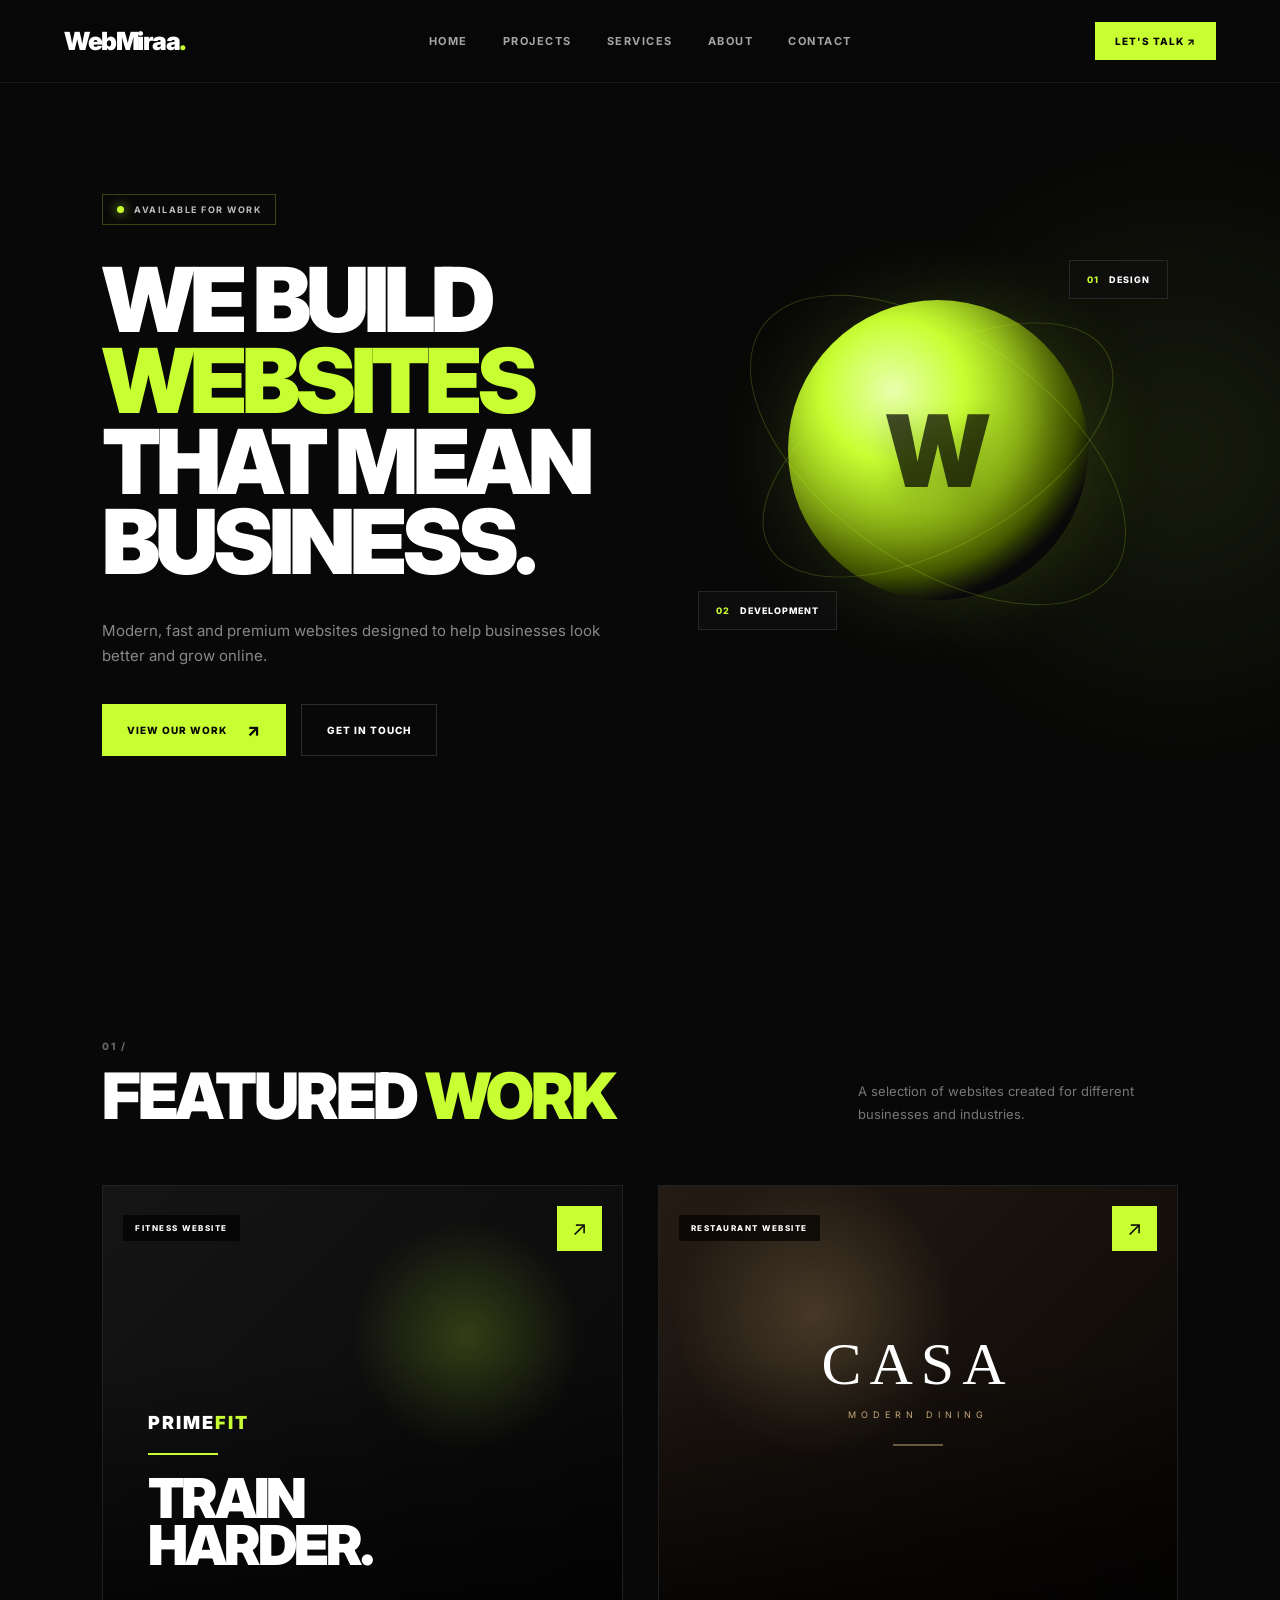
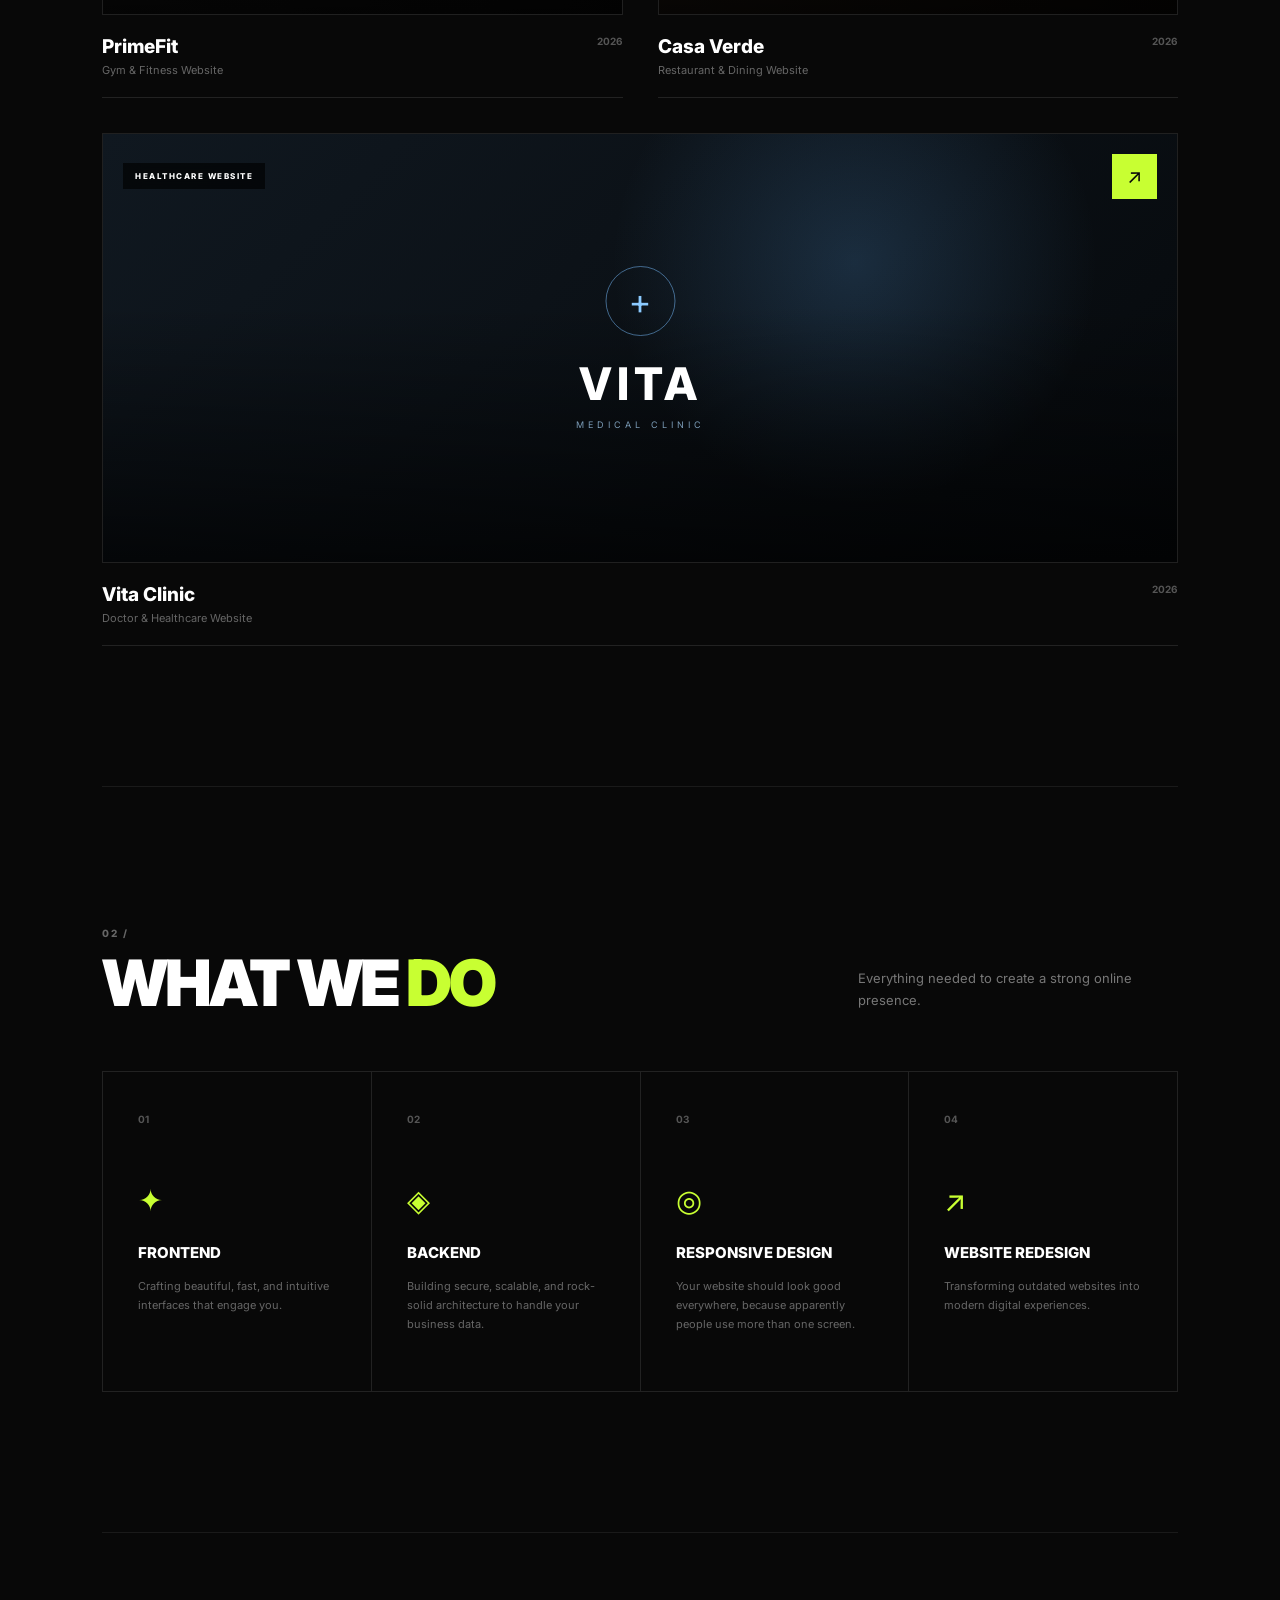
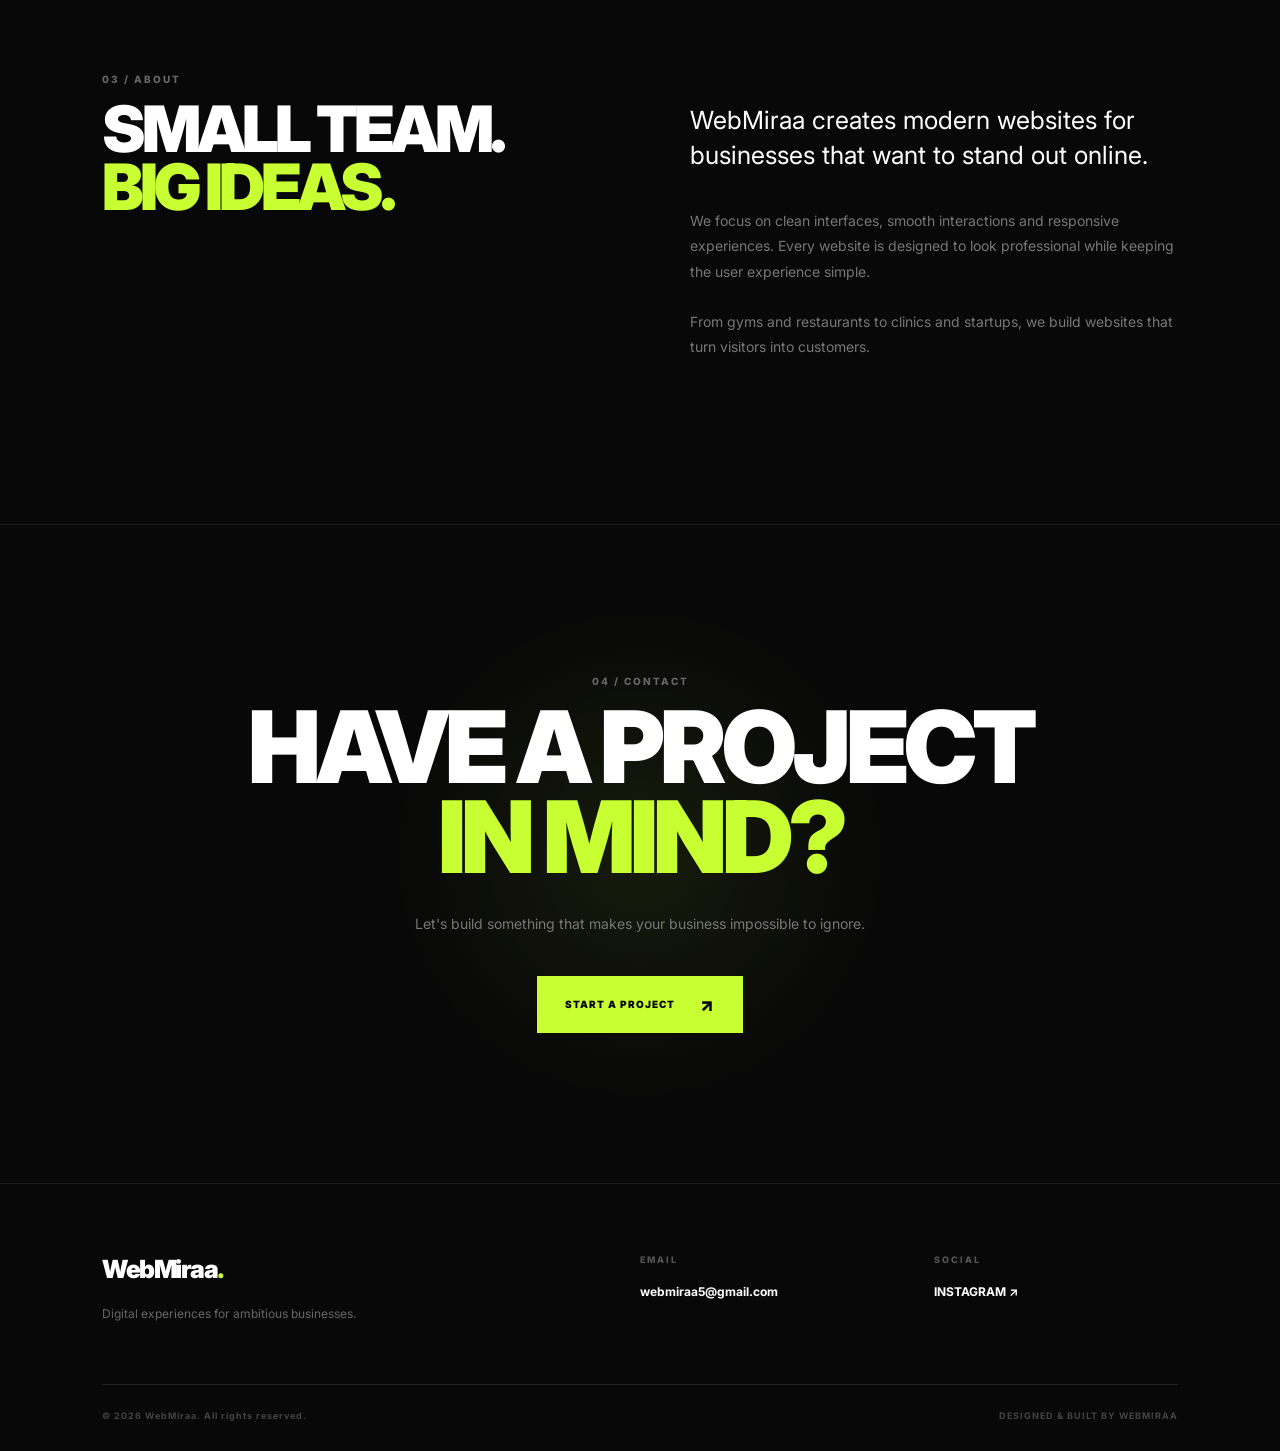
<file: index.html>
<!DOCTYPE html>
<html lang="en">
<head>
    <meta charset="UTF-8">
    <meta name="viewport" content="width=device-width, initial-scale=1.0">

    <title>WebMiraa | Premium Websites</title>

   

    <link rel="preconnect" href="https://fonts.googleapis.com">
    <link rel="preconnect" href="https://fonts.gstatic.com" crossorigin>
    <link href="https://fonts.googleapis.com/css2?family=Inter:wght@400;500;600;700;800;900&display=swap" rel="stylesheet">
   <link rel="stylesheet" href="style.css">
</head>

<body>

<!-- 1    ================= NAVBAR ================= -->

    <header class="navbar">
        <div class="nav-container">

            <a href="#home" class="logo">
                WebMiraa<span>.</span>
            </a>

            <nav class="nav-links">
                <a href="#home">HOME</a>
                <a href="#projects">PROJECTS</a>
                <a href="#services">SERVICES</a>
                <a href="#about">ABOUT</a>
                <a href="#contact">CONTACT</a>
            </nav>

            <a href="https://mail.google.com/mail/?view=cm&fs=1&to=webmiraa5@gmail.com"
               target="_blank"
               class="nav-button">
                LET'S TALK ↗
            </a>

        </div>
    </header>


    <!-- ================= HERO ================= -->

    <main>

        <section class="hero" id="home">

            <div class="hero-bg"></div>

            <div class="hero-content">

                <div class="availability">
                    <span></span>
                    AVAILABLE FOR WORK
                </div>

                <h1>
                    WE BUILD
                    <br>
                    <span>WEBSITES</span>
                    <br>
                    THAT MEAN
                    <br>
                    BUSINESS.
                </h1>

                <p>
                    Modern, fast and premium websites designed to help
                    businesses look better and grow online.
                </p>

                <div class="hero-buttons">

                    <a href="#projects" class="primary-btn">
                        VIEW OUR WORK
                        <span>↗</span>
                    </a>

                    <a href="https://mail.google.com/mail/?view=cm&fs=1&to=mayukhduta@gmail.com"
                       target="_blank"
                       class="secondary-btn">
                        GET IN TOUCH
                    </a>

                </div>

            </div>


            <!-- HERO ORB -->

            <div class="hero-visual">

                <div class="orb">
                    <div class="orb-inner">
                        W
                    </div>
                </div> 

                <div class="orbit orbit-one"></div>
                <div class="orbit orbit-two"></div>

                <div class="floating-card card-one">
                    <span>01</span>
                    DESIGN
                </div>

                <div class="floating-card card-two">
                    <span>02</span>
                    DEVELOPMENT
                </div>

            </div>

        </section>


 <!-- ================= PROJECTS ================= -->

        <section class="projects section" id="projects">

            <div class="section-header">

                <div>
                    <span class="section-number">01 /</span>

                    <h2>
                        FEATURED
                        <span>WORK</span>
                    </h2>
                </div>

                <p>
                    A selection of websites created for different
                    businesses and industries.
                </p>

            </div>


            <div class="projects-grid">

                <!-- GYM -->

                <article class="project-card">

                    <div class="project-image gym-image">

                        <div class="project-overlay">

                            <span>FITNESS WEBSITE</span>

                            <a href="gym/index.html" class="project-link">
                                ↗
                            </a>

                        </div>

                        <div class="project-preview">
                            <div class="preview-logo">
                                PRIME<span>FIT</span>
                            </div>

                            <div class="preview-line"></div>

                            <div class="preview-text">
                                TRAIN<br>
                                HARDER.
                            </div>
                        </div>

                    </div>

                    <div class="project-info">

                        <div>
                            <h3>PrimeFit</h3>
                            <p>Gym & Fitness Website</p>
                        </div>

                        <span class="project-year">
                            2026
                        </span>

                    </div>

                </article>


                <!-- RESTAURANT -->

                <article class="project-card">

                    <div class="project-image restaurant-image">

                        <div class="project-overlay">

                            <span>RESTAURANT WEBSITE</span>

                            <a href="restaurant/index.html" class="project-link">
                                ↗
                            </a>

                        </div>

                        <div class="restaurant-preview">

                            <div class="restaurant-title">
                                CASA
                            </div>

                            <div class="restaurant-subtitle">
                                MODERN DINING
                            </div>

                            <div class="restaurant-line"></div>

                        </div>

                    </div>

                    <div class="project-info">

                        <div>
                            <h3>Casa Verde</h3>
                            <p>Restaurant & Dining Website</p>
                        </div>

                        <span class="project-year">
                            2026
                        </span>

                    </div>

                </article>


                <!-- CLINIC -->

                <article class="project-card">

                    <div class="project-image clinic-image">

                        <div class="project-overlay">

                            <span>HEALTHCARE WEBSITE</span>

                            <a href="clinic/index.html" class="project-link">
                                ↗
                            </a>

                        </div>

                        <div class="clinic-preview">

                            <div class="clinic-symbol">
                                +
                            </div>

                            <div class="clinic-name">
                                VITA
                            </div>

                            <div class="clinic-subtitle">
                                MEDICAL CLINIC
                            </div>

                        </div>

                    </div>

                    <div class="project-info">

                        <div>
                            <h3>Vita Clinic</h3>
                            <p>Doctor & Healthcare Website</p>
                        </div>

                        <span class="project-year">
                            2026
                        </span>

                    </div>

                </article>

            </div>

        </section>


        <!-- ================= SERVICES ================= -->

        <section class="services section" id="services">

            <div class="section-header">

                <div>
                    <span class="section-number">02 /</span>

                    <h2>
                        WHAT WE
                        <span>DO</span>
                    </h2>
                </div>

                <p>
                    Everything needed to create a strong online presence.
                </p>

            </div>


            <div class="services-grid">

                <div class="service-card">

                    <span class="service-number">01</span>

                    <div class="service-icon">
                        ✦
                    </div>

                    <h3>FRONTEND</h3>

                    <p>
                       Crafting beautiful, fast, and intuitive interfaces that engage you.
                    </p>

                </div>


                <div class="service-card">

                    <span class="service-number">02</span>

                    <div class="service-icon">
                        ◈
                    </div>

                    <h3>BACKEND</h3>

                    <p>
                       Building secure, scalable, and rock-solid architecture to handle your business data.
                    </p>

                </div>


                <div class="service-card">

                    <span class="service-number">03</span>

                    <div class="service-icon">
                        ◎
                    </div>

                    <h3>RESPONSIVE DESIGN</h3>

                    <p>
                        Your website should look good everywhere,
                        because apparently people use more than one screen.
                    </p>

                </div>


                <div class="service-card">

                    <span class="service-number">04</span>

                    <div class="service-icon">
                        ↗
                    </div>

                    <h3>WEBSITE REDESIGN</h3>

                    <p>
                        Transforming outdated websites into modern
                        digital experiences.
                    </p>

                </div>

            </div>

        </section>


        <!-- ================= ABOUT ================= -->

        <section class="about section" id="about">

            <div class="about-left">

                <span class="section-number">03 / ABOUT</span>

                <h2>
                    SMALL TEAM.
                    <br>
                    <span>BIG IDEAS.</span>
                </h2>

            </div>


            <div class="about-right">

                <p class="about-large">
                    WebMiraa creates modern websites for businesses
                    that want to stand out online.
                </p>

                <p>
                    We focus on clean interfaces, smooth interactions
                    and responsive experiences. Every website is designed
                    to look professional while keeping the user experience
                    simple.
                </p>

                <p>
                    From gyms and restaurants to clinics and startups,
                    we build websites that turn visitors into customers.
                </p>

            </div>

        </section>


        <!-- ================= CTA ================= -->

        <section class="cta section" id="contact">

            <div class="cta-glow"></div>

            <span class="section-number">04 / CONTACT</span>

            <h2>
                HAVE A PROJECT
                <br>
                <span>IN MIND?</span>
            </h2>

            <p>
                Let's build something that makes your business
                impossible to ignore.
            </p>

            <a href="https://mail.google.com/mail/?view=cm&fs=1&to=webmiraa5@gmail.com"
               target="_blank"
               class="cta-button">

                START A PROJECT
                <span>↗</span>

            </a>

        </section>

    </main>


    <!-- ================= FOOTER ================= -->

    <footer>

        <div class="footer-top">

            <div class="footer-brand">

                <a href="#home" class="logo">
                    WebMiraa<span>.</span>
                </a>

                <p>
                    Digital experiences for ambitious businesses.
                </p>

            </div>


            <div class="footer-contact">

                <span>EMAIL</span>

                <a href="https://mail.google.com/mail/?view=cm&fs=1&to=Id - webmiraa5@gmail.com 
"
                   target="_blank">

                    webmiraa5@gmail.com

                </a>

            </div>


            <div class="footer-social">

                <span>SOCIAL</span>

                <a href="https://www.instagram.com/webmiraa/"
                   target="_blank">

                    INSTAGRAM ↗

                </a>

            </div>

        </div>


        <div class="footer-bottom">

            <p>
                © 2026 WebMiraa. All rights reserved.
            </p>

            <p>
                DESIGNED & BUILT BY WEBMIRAA
            </p>

        </div>

    </footer>


</body>
</html>
</file>
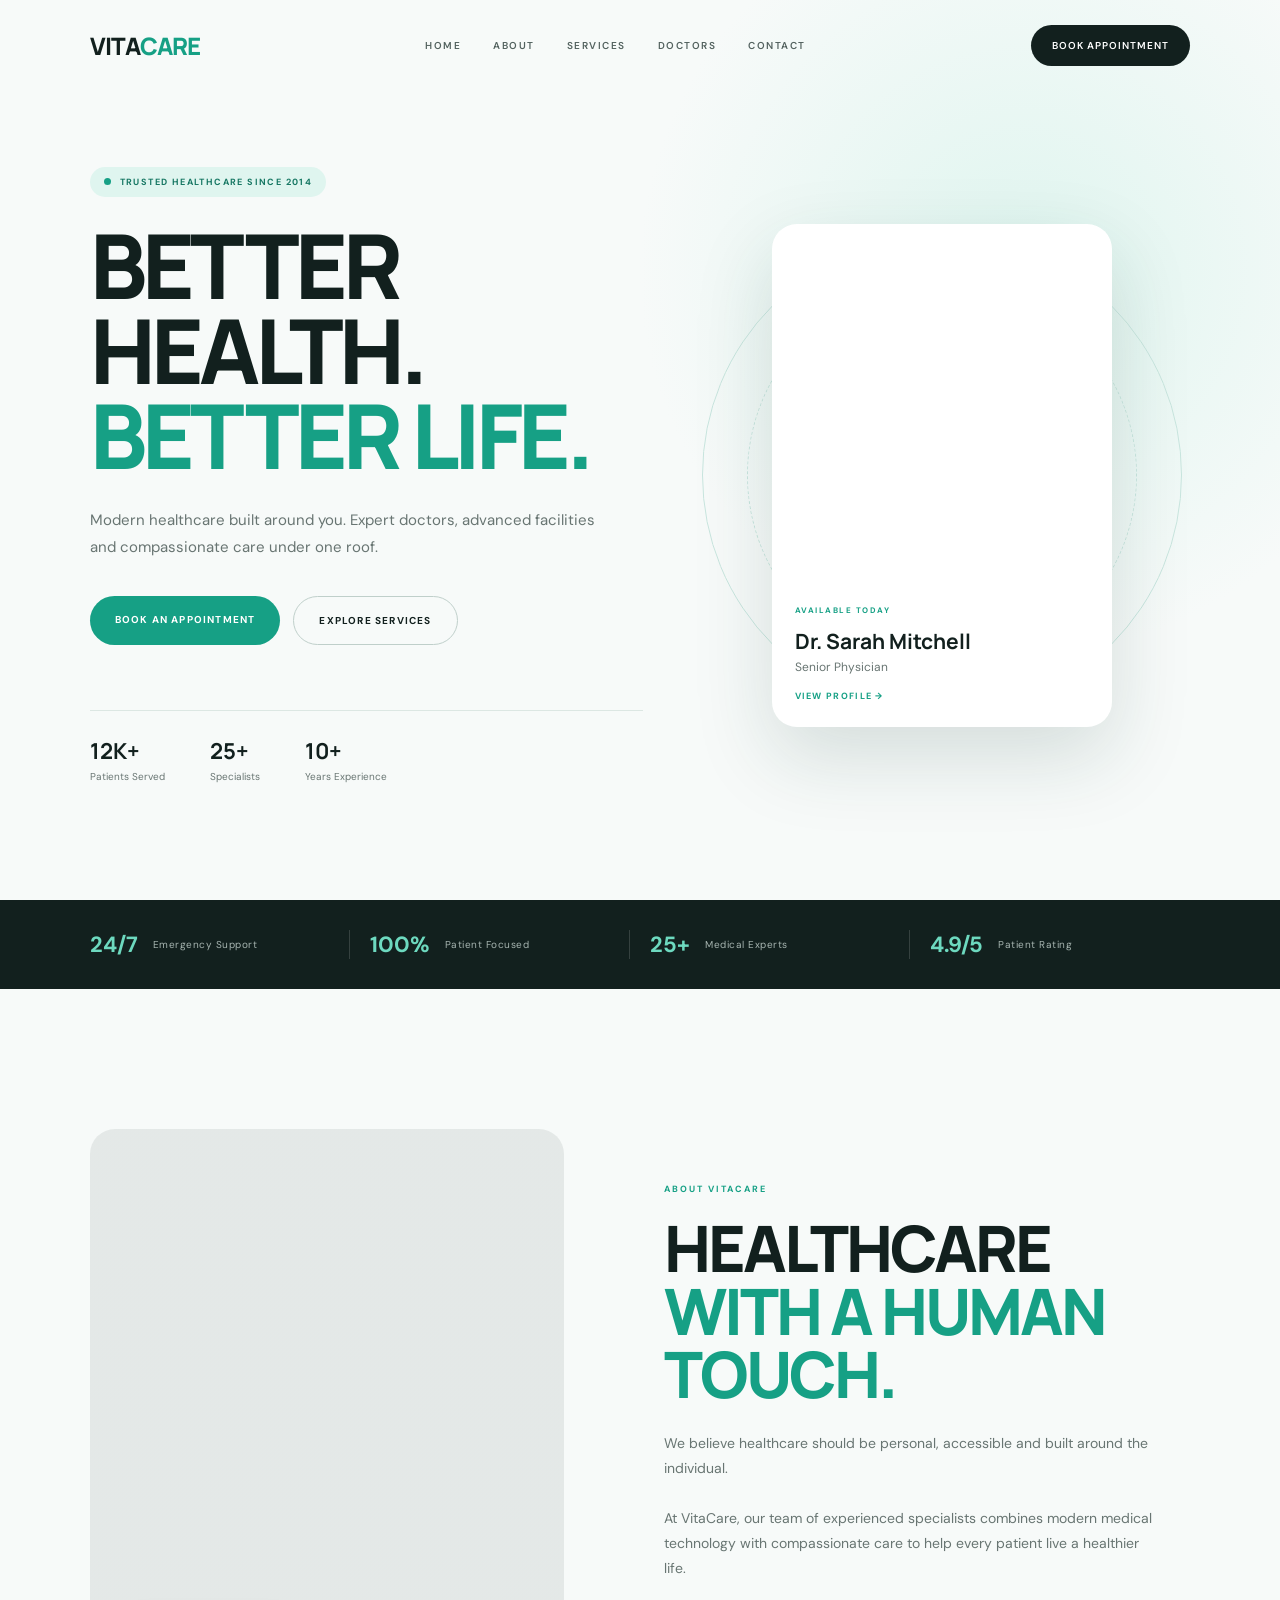
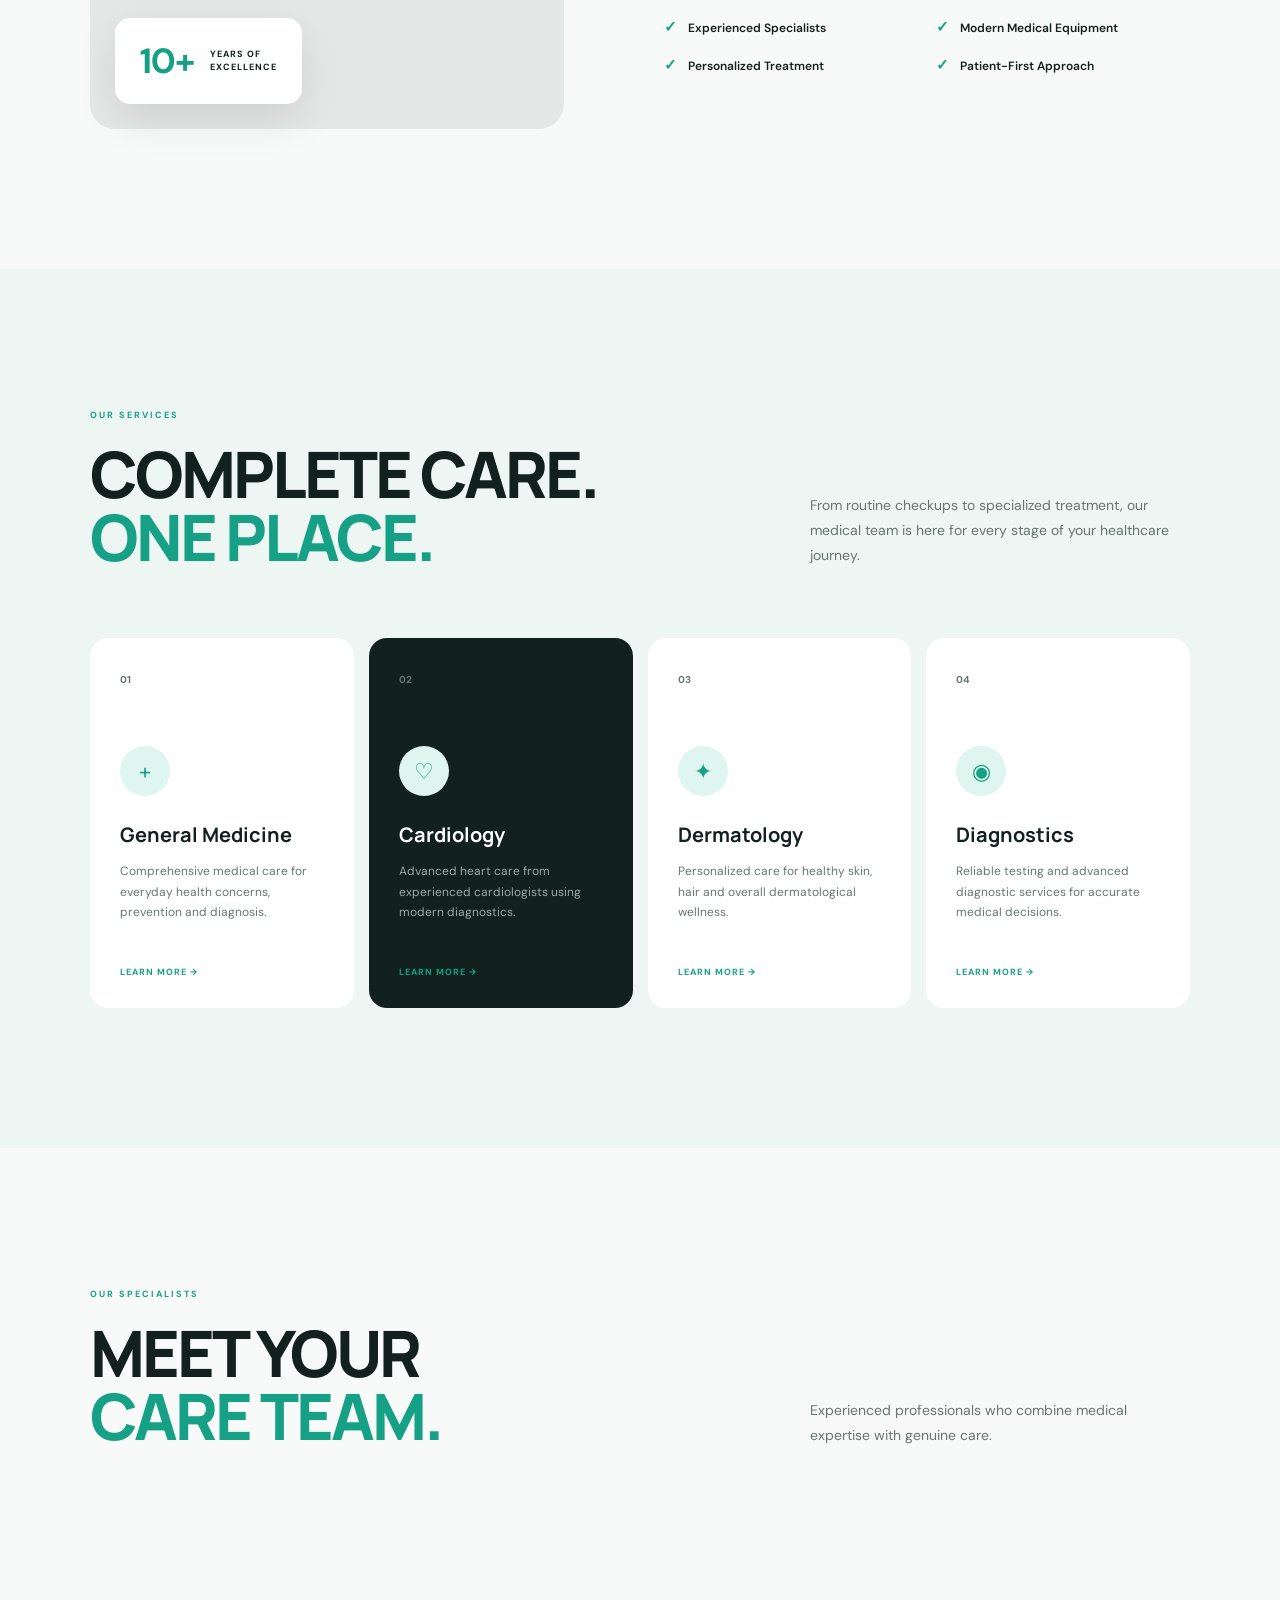
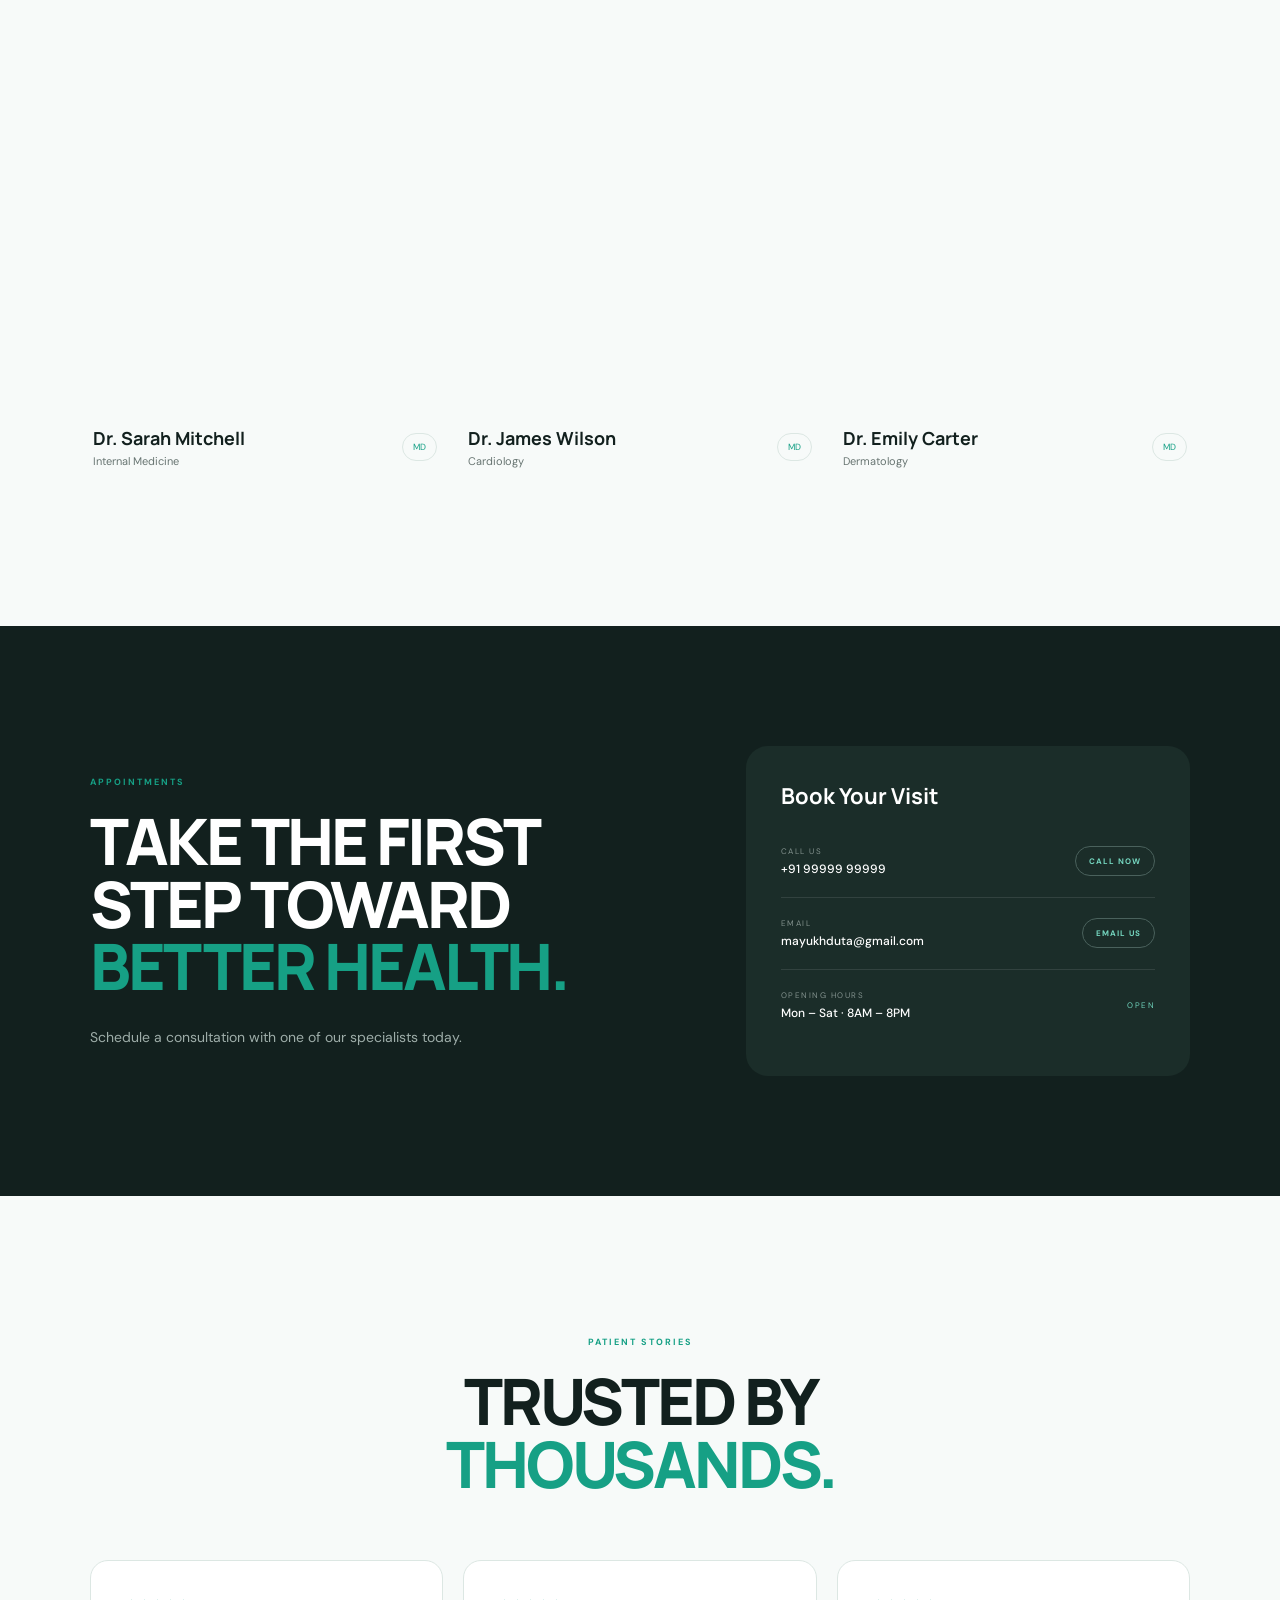
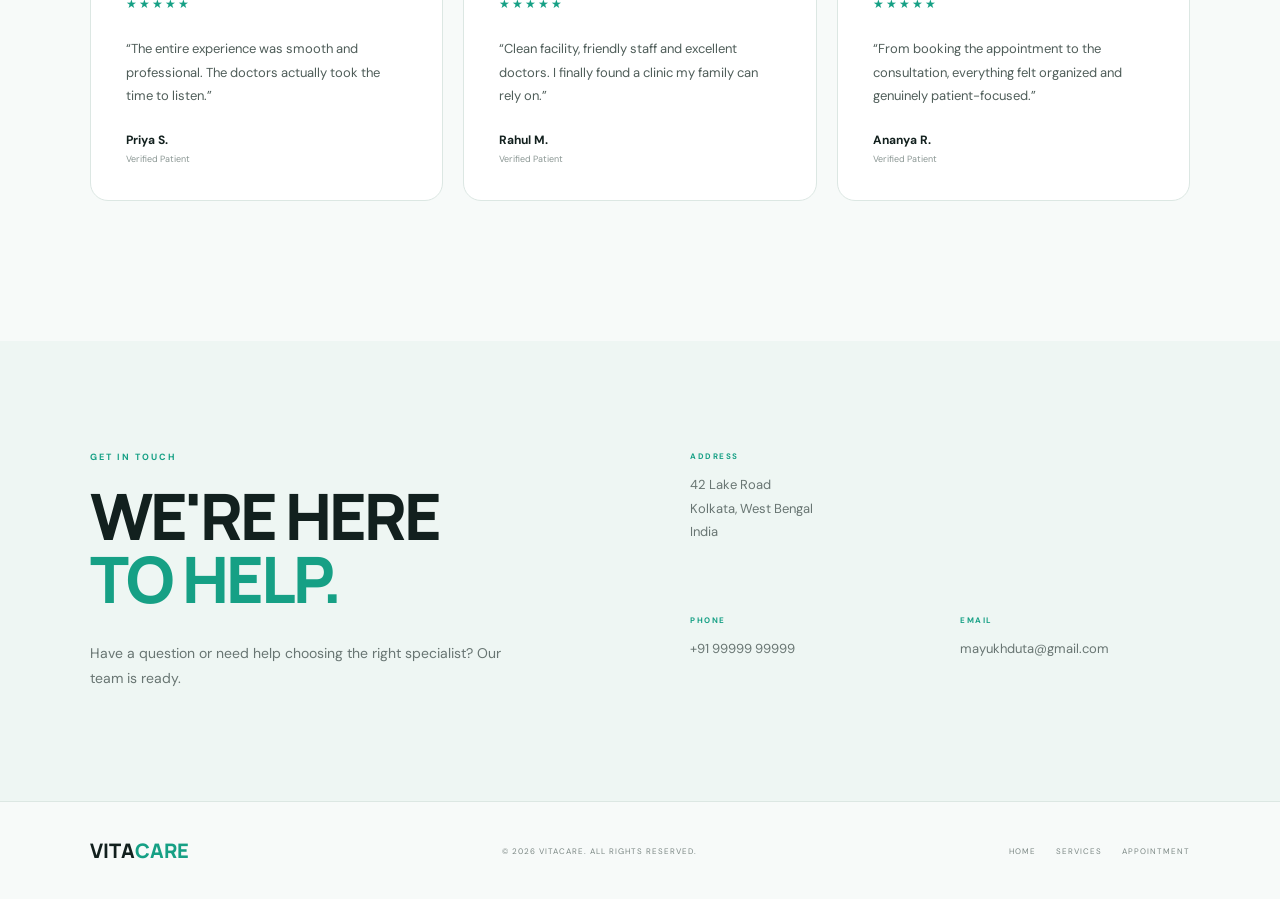
<file: clinic/index.html>
<!DOCTYPE html>
<html lang="en">
<head>
    <meta charset="UTF-8">
    <meta name="viewport" content="width=device-width, initial-scale=1.0">

    <title>VITA CARE | Modern Healthcare</title>

    <link rel="stylesheet" href="style.css">

    <link rel="preconnect" href="https://fonts.googleapis.com">
    <link rel="preconnect" href="https://fonts.gstatic.com" crossorigin>

    <link href="https://fonts.googleapis.com/css2?family=DM+Sans:wght@400;500;600;700&family=Manrope:wght@400;500;600;700;800&display=swap" rel="stylesheet">
</head>

<body>

    <!-- NAVBAR -->

    <header class="navbar">

        <a href="#home" class="logo">
            VITA<span>CARE</span>
        </a>

        <nav>
            <a href="#home">HOME</a>
            <a href="#about">ABOUT</a>
            <a href="#services">SERVICES</a>
            <a href="#doctors">DOCTORS</a>
            <a href="#contact">CONTACT</a>
        </nav>

        <a href="#appointment" class="appointment-btn">
            BOOK APPOINTMENT
        </a>

    </header>


    <!-- HERO -->

    <section class="hero" id="home">

        <div class="hero-content">

            <div class="hero-badge">
                <span></span>
                TRUSTED HEALTHCARE SINCE 2014
            </div>

            <h1>
                BETTER HEALTH.<br>
                <span>BETTER LIFE.</span>
            </h1>

            <p>
                Modern healthcare built around you.
                Expert doctors, advanced facilities and
                compassionate care under one roof.
            </p>

            <div class="hero-buttons">

                <a href="#appointment" class="primary-btn">
                    BOOK AN APPOINTMENT
                </a>

                <a href="#services" class="outline-btn">
                    EXPLORE SERVICES
                </a>

            </div>

            <div class="hero-stats">

                <div>
                    <strong>12K+</strong>
                    <span>Patients Served</span>
                </div>

                <div>
                    <strong>25+</strong>
                    <span>Specialists</span>
                </div>

                <div>
                    <strong>10+</strong>
                    <span>Years Experience</span>
                </div>

            </div>

        </div>


        <div class="hero-visual">

            <div class="circle circle-one"></div>
            <div class="circle circle-two"></div>

            <div class="doctor-card">

                <div class="doctor-image"></div>

                <div class="doctor-info">

                    <span>AVAILABLE TODAY</span>

                    <h3>Dr. Sarah Mitchell</h3>

                    <p>Senior Physician</p>

                    <a href="#appointment">
                        VIEW PROFILE →
                    </a>

                </div>

            </div>

        </div>

    </section>


    <!-- TRUST BAR -->

    <section class="trust-bar">

        <div>
            <strong>24/7</strong>
            <span>Emergency Support</span>
        </div>

        <div>
            <strong>100%</strong>
            <span>Patient Focused</span>
        </div>

        <div>
            <strong>25+</strong>
            <span>Medical Experts</span>
        </div>

        <div>
            <strong>4.9/5</strong>
            <span>Patient Rating</span>
        </div>

    </section>


    <!-- ABOUT -->

    <section class="about" id="about">

        <div class="about-image">

            <div class="experience-box">
                <strong>10+</strong>
                <span>YEARS OF<br>EXCELLENCE</span>
            </div>

        </div>


        <div class="about-content">

            <div class="section-label">
                ABOUT VITACARE
            </div>

            <h2>
                HEALTHCARE<br>
                <span>WITH A HUMAN TOUCH.</span>
            </h2>

            <p>
                We believe healthcare should be personal,
                accessible and built around the individual.
            </p>

            <p>
                At VitaCare, our team of experienced specialists
                combines modern medical technology with
                compassionate care to help every patient live
                a healthier life.
            </p>

            <div class="about-points">

                <div>
                    <span>✓</span>
                    Experienced Specialists
                </div>

                <div>
                    <span>✓</span>
                    Modern Medical Equipment
                </div>

                <div>
                    <span>✓</span>
                    Personalized Treatment
                </div>

                <div>
                    <span>✓</span>
                    Patient-First Approach
                </div>

            </div>

        </div>

    </section>


    <!-- SERVICES -->

    <section class="services" id="services">

        <div class="section-heading">

            <div>

                <div class="section-label">
                    OUR SERVICES
                </div>

                <h2>
                    COMPLETE CARE.<br>
                    <span>ONE PLACE.</span>
                </h2>

            </div>

            <p>
                From routine checkups to specialized treatment,
                our medical team is here for every stage of your
                healthcare journey.
            </p>

        </div>


        <div class="service-grid">

            <article class="service-card">

                <div class="service-number">01</div>

                <div class="service-icon">
                    +
                </div>

                <h3>General Medicine</h3>

                <p>
                    Comprehensive medical care for everyday
                    health concerns, prevention and diagnosis.
                </p>

                <a href="#appointment">
                    LEARN MORE →
                </a>

            </article>


            <article class="service-card featured">

                <div class="service-number">02</div>

                <div class="service-icon">
                    ♡
                </div>

                <h3>Cardiology</h3>

                <p>
                    Advanced heart care from experienced
                    cardiologists using modern diagnostics.
                </p>

                <a href="#appointment">
                    LEARN MORE →
                </a>

            </article>


            <article class="service-card">

                <div class="service-number">03</div>

                <div class="service-icon">
                    ✦
                </div>

                <h3>Dermatology</h3>

                <p>
                    Personalized care for healthy skin,
                    hair and overall dermatological wellness.
                </p>

                <a href="#appointment">
                    LEARN MORE →
                </a>

            </article>


            <article class="service-card">

                <div class="service-number">04</div>

                <div class="service-icon">
                    ◉
                </div>

                <h3>Diagnostics</h3>

                <p>
                    Reliable testing and advanced diagnostic
                    services for accurate medical decisions.
                </p>

                <a href="#appointment">
                    LEARN MORE →
                </a>

            </article>

        </div>

    </section>


    <!-- DOCTORS -->

    <section class="doctors" id="doctors">

        <div class="section-heading doctors-heading">

            <div>

                <div class="section-label">
                    OUR SPECIALISTS
                </div>

                <h2>
                    MEET YOUR<br>
                    <span>CARE TEAM.</span>
                </h2>

            </div>

            <p>
                Experienced professionals who combine
                medical expertise with genuine care.
            </p>

        </div>


        <div class="doctor-grid">

            <article class="doctor-profile">

                <div class="profile-image doctor-one"></div>

                <div class="profile-info">

                    <div>
                        <h3>Dr. Sarah Mitchell</h3>
                        <p>Internal Medicine</p>
                    </div>

                    <span>MD</span>

                </div>

            </article>


            <article class="doctor-profile">

                <div class="profile-image doctor-two"></div>

                <div class="profile-info">

                    <div>
                        <h3>Dr. James Wilson</h3>
                        <p>Cardiology</p>
                    </div>

                    <span>MD</span>

                </div>

            </article>


            <article class="doctor-profile">

                <div class="profile-image doctor-three"></div>

                <div class="profile-info">

                    <div>
                        <h3>Dr. Emily Carter</h3>
                        <p>Dermatology</p>
                    </div>

                    <span>MD</span>

                </div>

            </article>

        </div>

    </section>


    <!-- APPOINTMENT -->

    <section class="appointment" id="appointment">

        <div class="appointment-content">

            <div class="section-label">
                APPOINTMENTS
            </div>

            <h2>
                TAKE THE FIRST<br>
                STEP TOWARD <span>BETTER HEALTH.</span>
            </h2>

            <p>
                Schedule a consultation with one of our
                specialists today.
            </p>

        </div>


        <div class="appointment-card">

            <h3>Book Your Visit</h3>

            <div class="appointment-row">

                <div>
                    <span>CALL US</span>
                    <strong>+91 99999 99999</strong>
                </div>

                <a href="tel:+919999999999">
                    CALL NOW
                </a>

            </div>


            <div class="appointment-row">

                <div>
                    <span>EMAIL</span>
                    <strong>mayukhduta@gmail.com</strong>
                </div>

                <a href="https://mail.google.com/mail/?view=cm&fs=1&to=mayukhduta@gmail.com"
                   target="_blank">
                    EMAIL US
                </a>

            </div>


            <div class="appointment-row">

                <div>
                    <span>OPENING HOURS</span>
                    <strong>Mon – Sat · 8AM – 8PM</strong>
                </div>

                <span class="available">
                    OPEN
                </span>

            </div>

        </div>

    </section>


    <!-- TESTIMONIALS -->

    <section class="testimonials">

        <div class="section-label">
            PATIENT STORIES
        </div>

        <h2>
            TRUSTED BY<br>
            <span>THOUSANDS.</span>
        </h2>


        <div class="testimonial-grid">

            <article class="testimonial">

                <div class="stars">
                    ★★★★★
                </div>

                <p>
                    “The entire experience was smooth and
                    professional. The doctors actually took
                    the time to listen.”
                </p>

                <strong>
                    Priya S.
                </strong>

                <span>
                    Verified Patient
                </span>

            </article>


            <article class="testimonial">

                <div class="stars">
                    ★★★★★
                </div>

                <p>
                    “Clean facility, friendly staff and excellent
                    doctors. I finally found a clinic my family
                    can rely on.”
                </p>

                <strong>
                    Rahul M.
                </strong>

                <span>
                    Verified Patient
                </span>

            </article>


            <article class="testimonial">

                <div class="stars">
                    ★★★★★
                </div>

                <p>
                    “From booking the appointment to the
                    consultation, everything felt organized
                    and genuinely patient-focused.”
                </p>

                <strong>
                    Ananya R.
                </strong>

                <span>
                    Verified Patient
                </span>

            </article>

        </div>

    </section>


    <!-- CONTACT -->

    <section class="contact" id="contact">

        <div class="contact-info">

            <div class="section-label">
                GET IN TOUCH
            </div>

            <h2>
                WE'RE HERE<br>
                <span>TO HELP.</span>
            </h2>

            <p>
                Have a question or need help choosing
                the right specialist? Our team is ready.
            </p>

        </div>


        <div class="contact-details">

            <div>
                <span>ADDRESS</span>

                <p>
                    42 Lake Road<br>
                    Kolkata, West Bengal<br>
                    India
                </p>
            </div>


            <div>
                <span>PHONE</span>

                <a href="tel:+919999999999">
                    +91 99999 99999
                </a>
            </div>


            <div>
                <span>EMAIL</span>

                <a href="https://mail.google.com/mail/?view=cm&fs=1&to=mayukhduta@gmail.com"
                   target="_blank">
                    mayukhduta@gmail.com
                </a>
            </div>

        </div>

    </section>


    <!-- FOOTER -->

    <footer>

        <div class="footer-logo">
            VITA<span>CARE</span>
        </div>

        <p>
            © 2026 VITACARE. ALL RIGHTS RESERVED.
        </p>

        <div class="footer-links">

            <a href="#home">HOME</a>
            <a href="#services">SERVICES</a>
            <a href="#appointment">APPOINTMENT</a>

        </div>

    </footer>


</body>
</html>
</file>
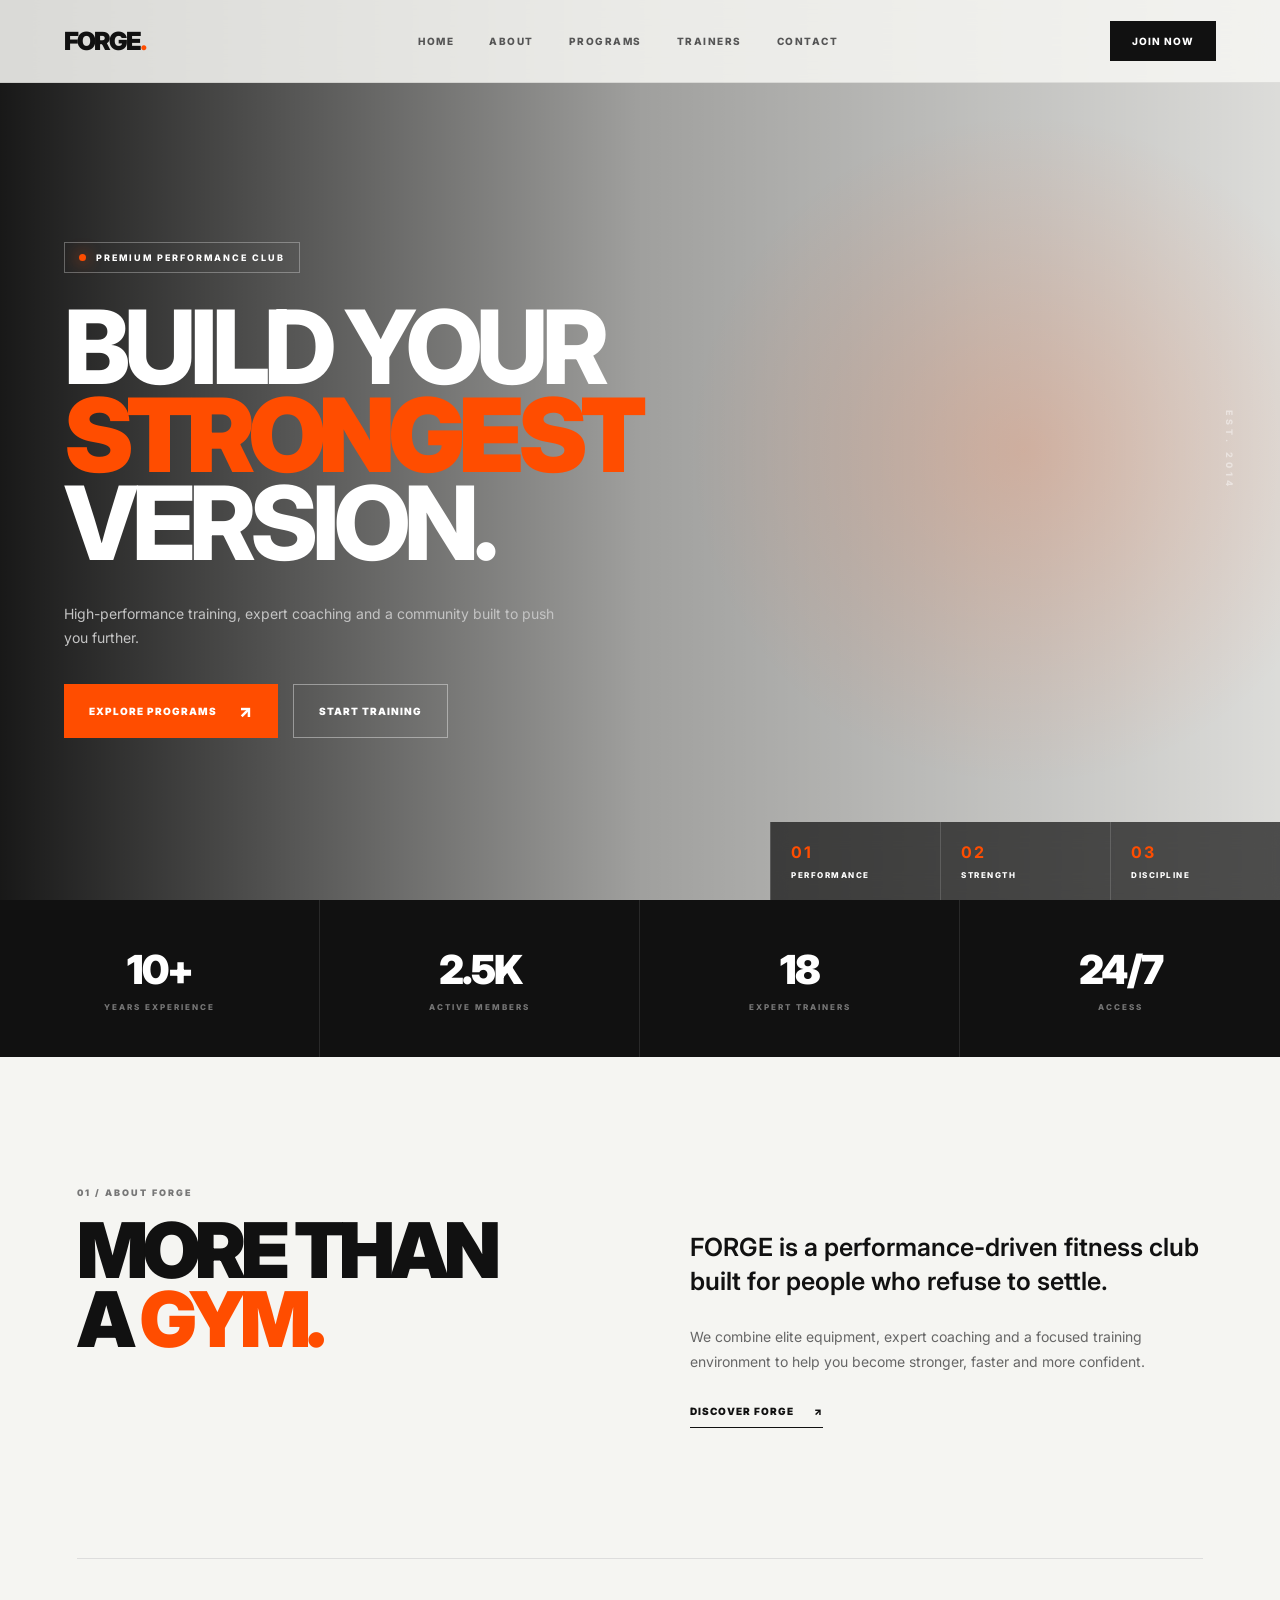
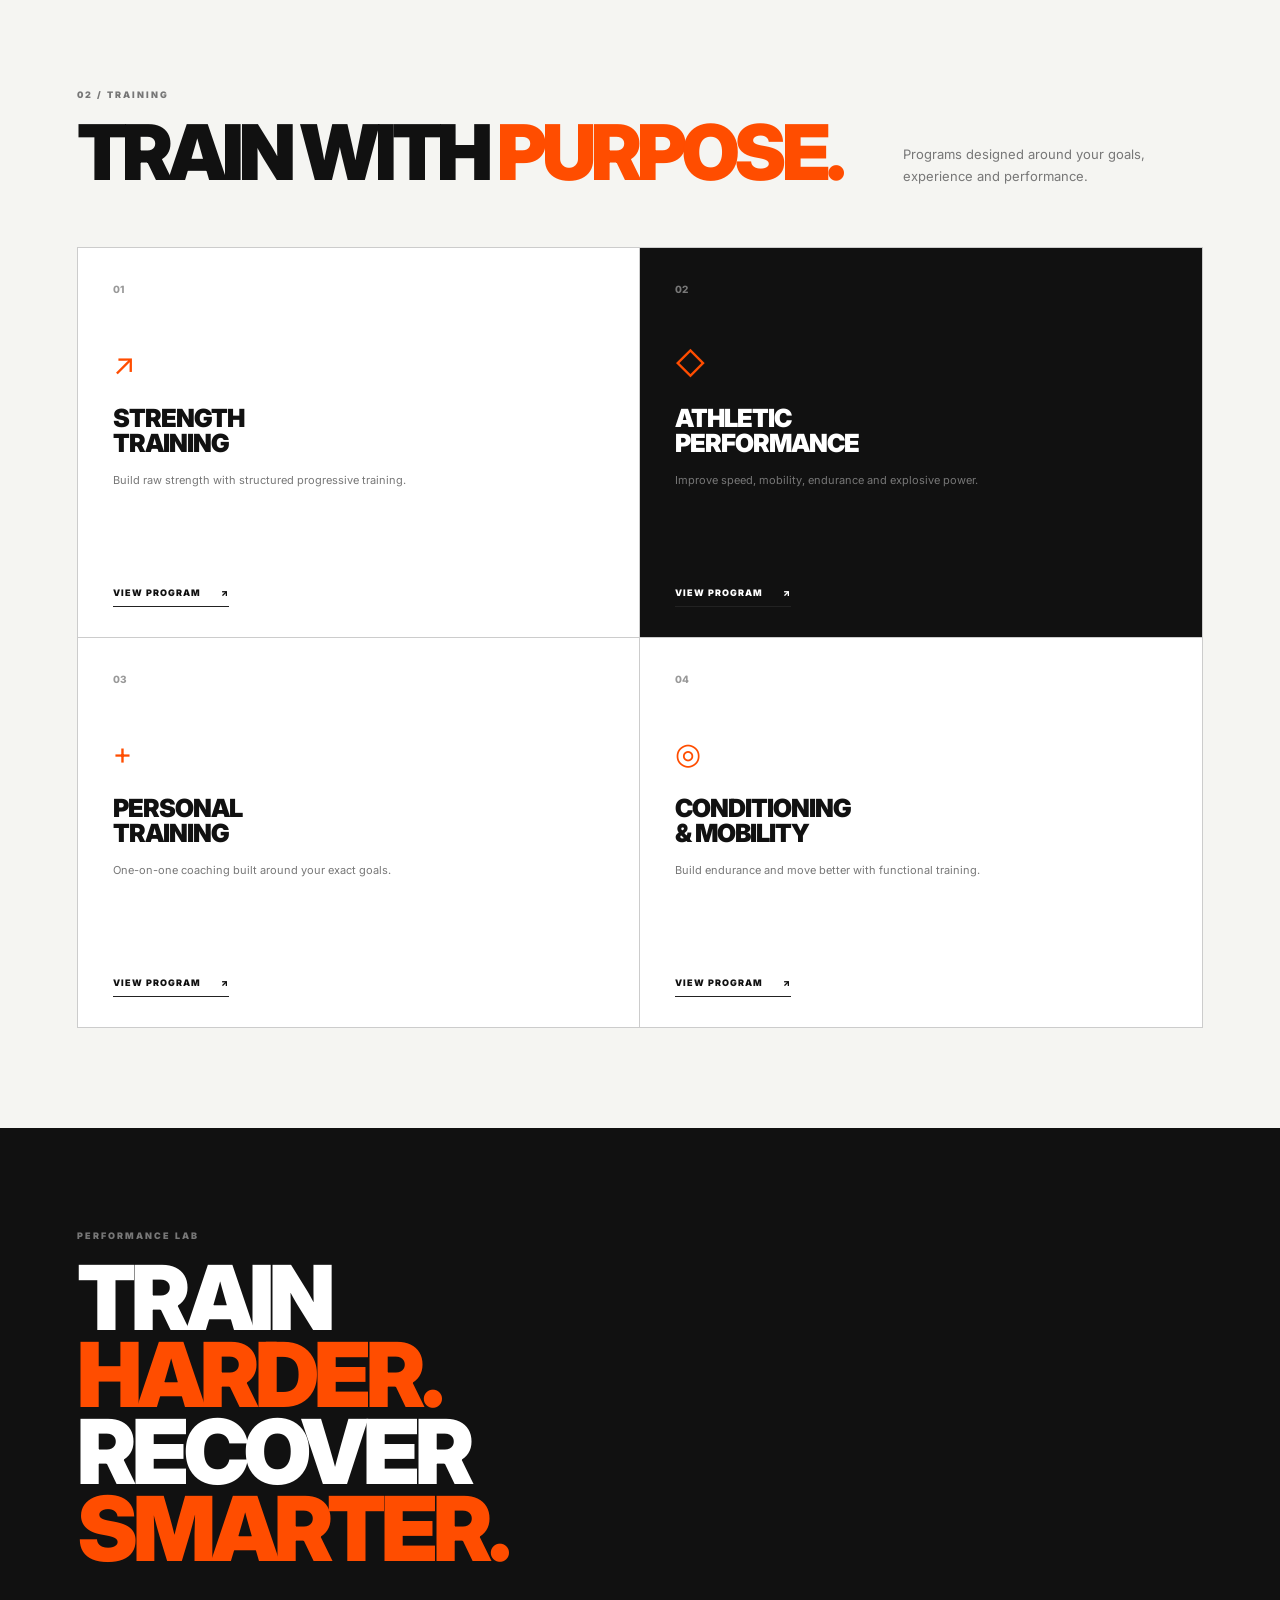
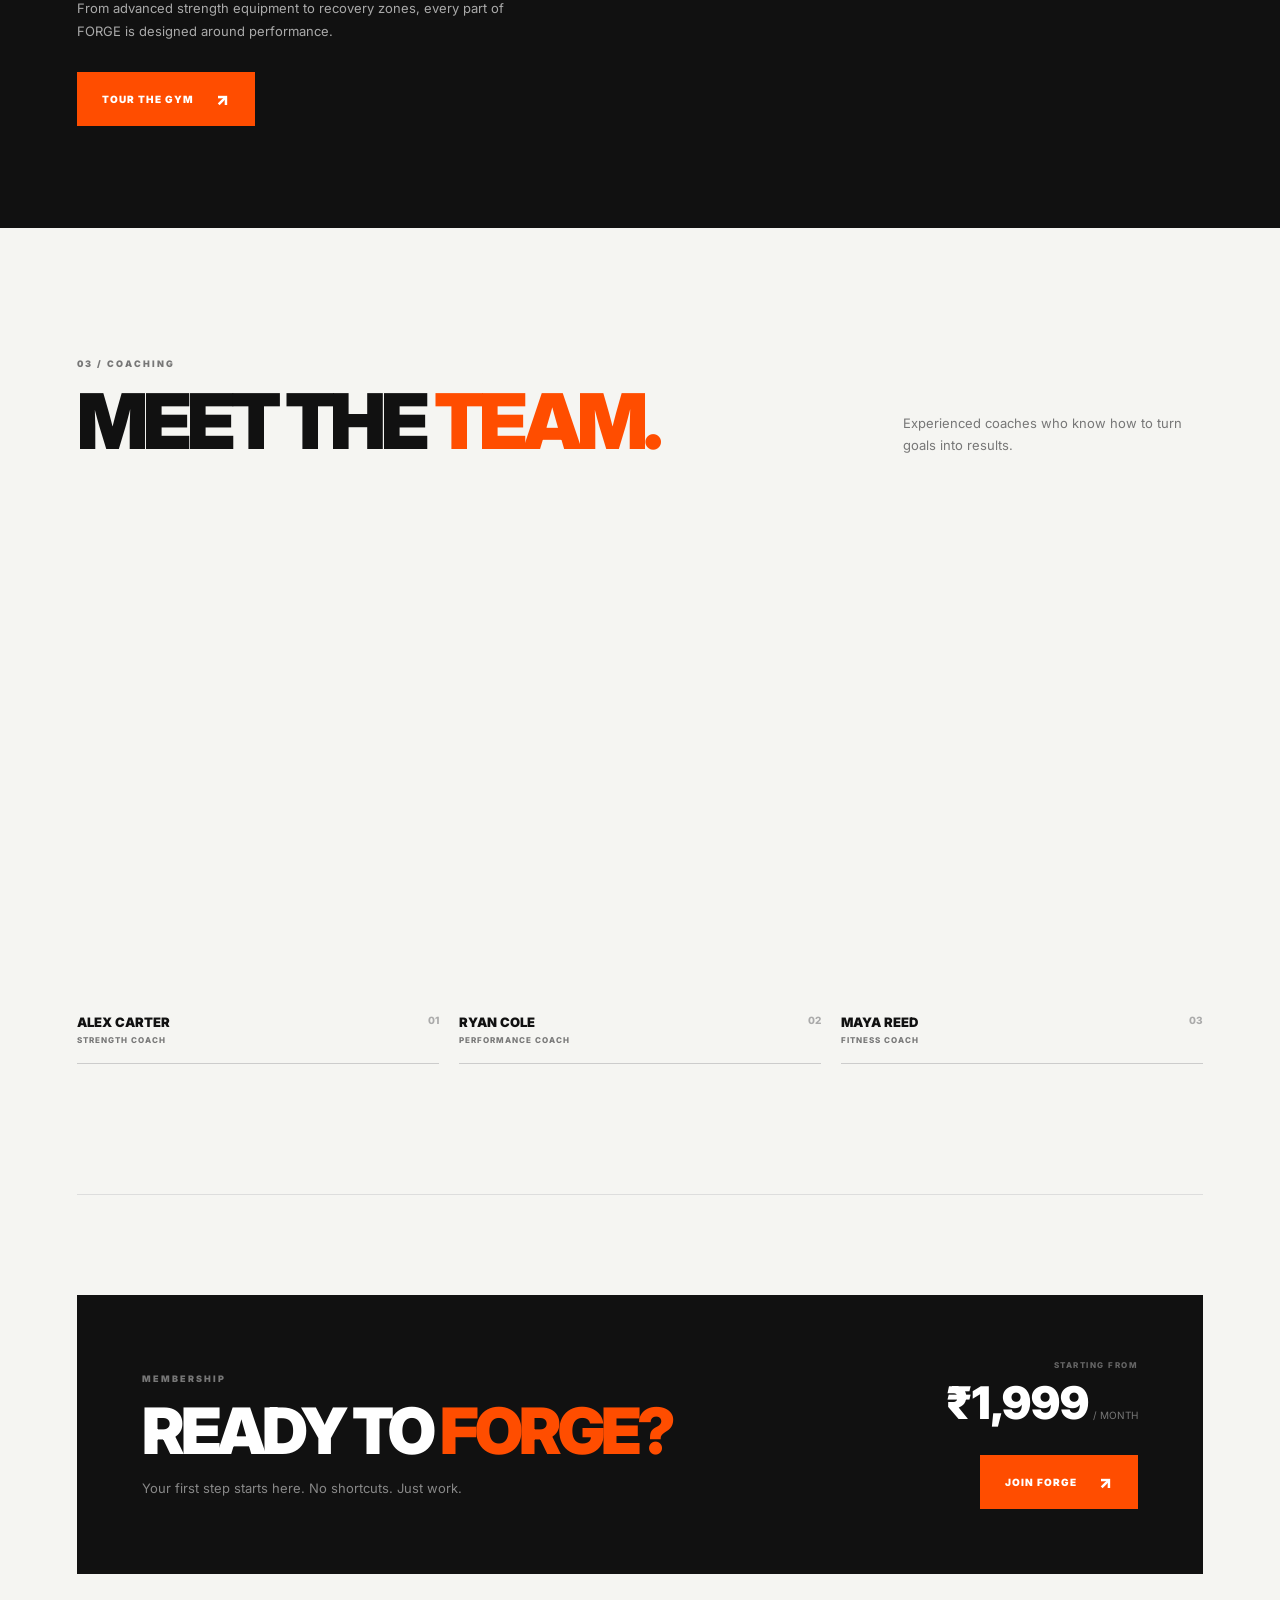
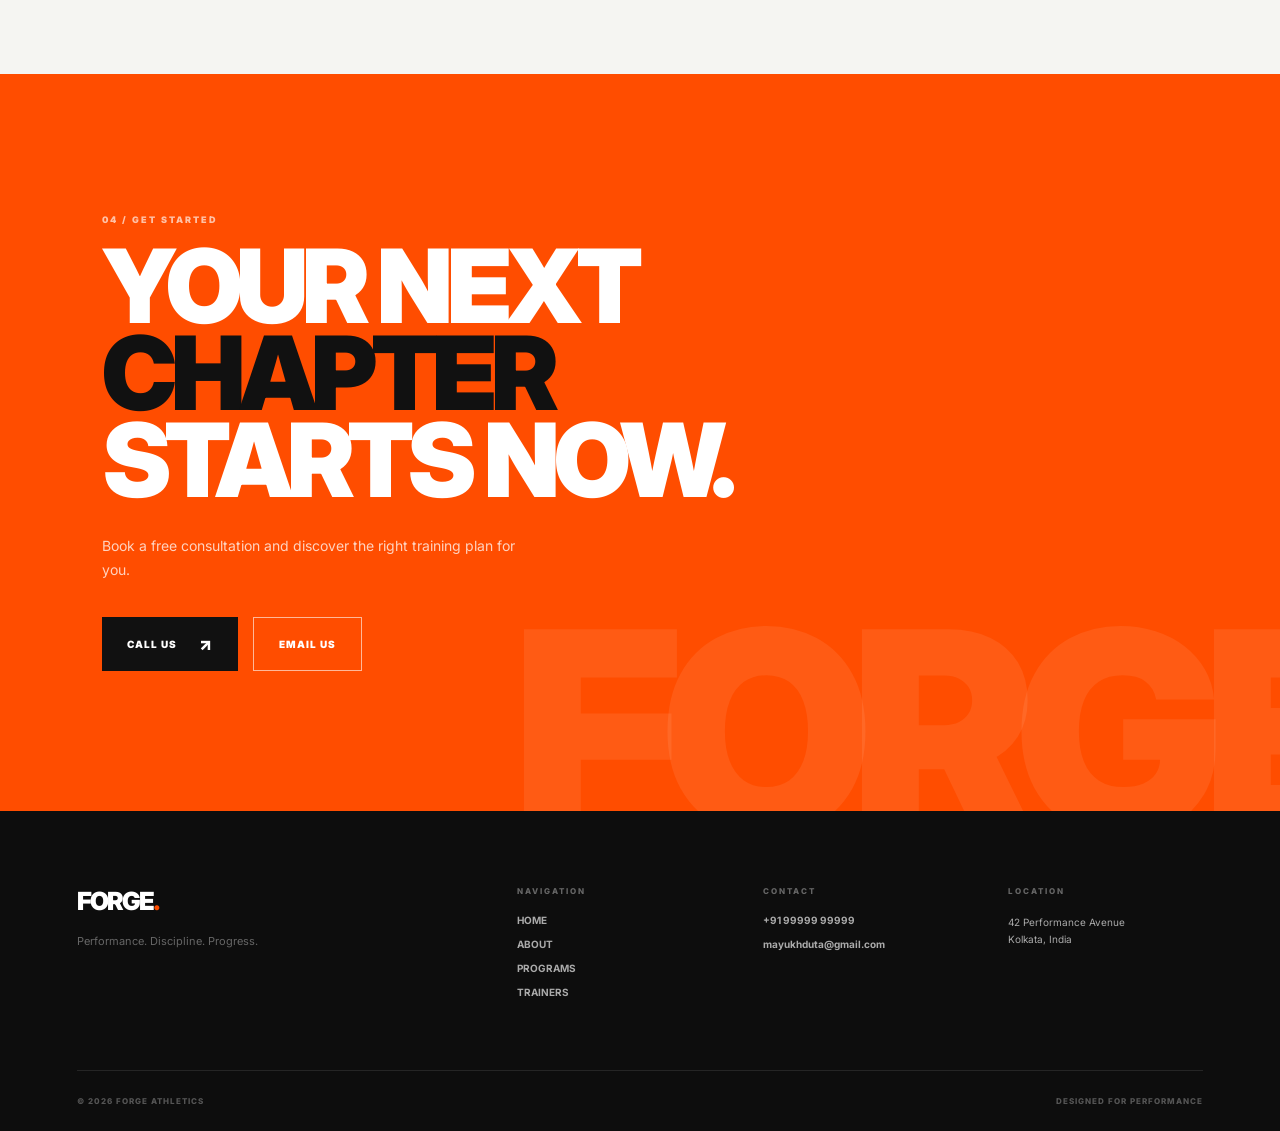
<file: gym/index.html>
<!DOCTYPE html>
<html lang="en">

<head>
    <meta charset="UTF-8">

    <meta name="viewport" content="width=device-width, initial-scale=1.0">

    <title>FORGE ATHLETICS | Premium Fitness</title>

    <link rel="stylesheet" href="style.css">

    <link rel="preconnect" href="https://fonts.googleapis.com">

    <link rel="preconnect" href="https://fonts.gstatic.com" crossorigin>

    <link
        href="https://fonts.googleapis.com/css2?family=Inter:wght@400;500;600;700;800;900&display=swap"
        rel="stylesheet">
</head>

<body>

    <!-- ================= NAVBAR ================= -->

    <header class="navbar">

        <div class="nav-container">

            <a href="#home" class="logo">
                FORGE<span>.</span>
            </a>

            <nav class="nav-links">

                <a href="#home">HOME</a>

                <a href="#about">ABOUT</a>

                <a href="#programs">PROGRAMS</a>

                <a href="#trainers">TRAINERS</a>

                <a href="#contact">CONTACT</a>

            </nav>

            <a href="#contact" class="nav-btn">
                JOIN NOW
            </a>

        </div>

    </header>


    <!-- ================= HERO ================= -->

    <section class="hero" id="home">

        <div class="hero-overlay"></div>

        <div class="hero-content">

            <div class="hero-tag">
                <span></span>
                PREMIUM PERFORMANCE CLUB
            </div>

            <h1>
                BUILD YOUR
                <br>
                <strong>STRONGEST</strong>
                <br>
                VERSION.
            </h1>

            <p>
                High-performance training, expert coaching and
                a community built to push you further.
            </p>

            <div class="hero-buttons">

                <a href="#programs" class="btn-primary">
                    EXPLORE PROGRAMS
                    <span>↗</span>
                </a>

                <a href="#contact" class="btn-outline">
                    START TRAINING
                </a>

            </div>

        </div>


        <div class="hero-side">

            <div class="vertical-text">
                EST. 2014
            </div>

        </div>


        <div class="hero-bottom">

            <div>
                <strong>01</strong>
                PERFORMANCE
            </div>

            <div>
                <strong>02</strong>
                STRENGTH
            </div>

            <div>
                <strong>03</strong>
                DISCIPLINE
            </div>

        </div>

    </section>


    <!-- ================= STATS ================= -->

    <section class="stats">

        <div class="stat">
            <strong>10+</strong>
            <span>YEARS EXPERIENCE</span>
        </div>

        <div class="stat">
            <strong>2.5K</strong>
            <span>ACTIVE MEMBERS</span>
        </div>

        <div class="stat">
            <strong>18</strong>
            <span>EXPERT TRAINERS</span>
        </div>

        <div class="stat">
            <strong>24/7</strong>
            <span>ACCESS</span>
        </div>

    </section>


    <!-- ================= ABOUT ================= -->

    <section class="about section" id="about">

        <div class="section-label">
            01 / ABOUT FORGE
        </div>

        <div class="about-content">

            <div class="about-heading">

                <h2>
                    MORE THAN
                    <br>
                    A <span>GYM.</span>
                </h2>

            </div>

            <div class="about-text">

                <p class="large-text">
                    FORGE is a performance-driven fitness club
                    built for people who refuse to settle.
                </p>

                <p>
                    We combine elite equipment, expert coaching
                    and a focused training environment to help
                    you become stronger, faster and more confident.
                </p>

                <a href="#contact" class="text-link">
                    DISCOVER FORGE
                    <span>↗</span>
                </a>

            </div>

        </div>

    </section>


    <!-- ================= PROGRAMS ================= -->

    <section class="programs section" id="programs">

        <div class="section-top">

            <div>

                <div class="section-label">
                    02 / TRAINING
                </div>

                <h2>
                    TRAIN WITH
                    <span>PURPOSE.</span>
                </h2>

            </div>

            <p>
                Programs designed around your goals,
                experience and performance.
            </p>

        </div>


        <div class="program-grid">

            <!-- PROGRAM 01 -->

            <article class="program-card">

                <div class="program-number">
                    01
                </div>

                <div class="program-icon">
                    ↗
                </div>

                <h3>
                    STRENGTH
                    <br>
                    TRAINING
                </h3>

                <p>
                    Build raw strength with structured
                    progressive training.
                </p>

                <a href="#contact">
                    VIEW PROGRAM
                    <span>↗</span>
                </a>

            </article>


            <!-- PROGRAM 02 -->

            <article class="program-card dark-card">

                <div class="program-number">
                    02
                </div>

                <div class="program-icon">
                    ◇
                </div>

                <h3>
                    ATHLETIC
                    <br>
                    PERFORMANCE
                </h3>

                <p>
                    Improve speed, mobility, endurance
                    and explosive power.
                </p>

                <a href="#contact">
                    VIEW PROGRAM
                    <span>↗</span>
                </a>

            </article>


            <!-- PROGRAM 03 -->

            <article class="program-card">

                <div class="program-number">
                    03
                </div>

                <div class="program-icon">
                    +
                </div>

                <h3>
                    PERSONAL
                    <br>
                    TRAINING
                </h3>

                <p>
                    One-on-one coaching built around
                    your exact goals.
                </p>

                <a href="#contact">
                    VIEW PROGRAM
                    <span>↗</span>
                </a>

            </article>


            <!-- PROGRAM 04 -->

            <article class="program-card">

                <div class="program-number">
                    04
                </div>

                <div class="program-icon">
                    ◎
                </div>

                <h3>
                    CONDITIONING
                    <br>
                    & MOBILITY
                </h3>

                <p>
                    Build endurance and move better
                    with functional training.
                </p>

                <a href="#contact">
                    VIEW PROGRAM
                    <span>↗</span>
                </a>

            </article>

        </div>

    </section>


    <!-- ================= FEATURE ================= -->

    <section class="feature">

        <div class="feature-image"></div>

        <div class="feature-content">

            <div class="section-label">
                PERFORMANCE LAB
            </div>

            <h2>
                TRAIN
                <br>
                <span>HARDER.</span>
                <br>
                RECOVER
                <br>
                <span>SMARTER.</span>
            </h2>

            <p>
                From advanced strength equipment to recovery
                zones, every part of FORGE is designed around
                performance.
            </p>

            <a href="#contact" class="btn-primary">
                TOUR THE GYM
                <span>↗</span>
            </a>

        </div>

    </section>


    <!-- ================= TRAINERS ================= -->

    <section class="trainers section" id="trainers">

        <div class="section-top">

            <div>

                <div class="section-label">
                    03 / COACHING
                </div>

                <h2>
                    MEET THE
                    <span>TEAM.</span>
                </h2>

            </div>

            <p>
                Experienced coaches who know how to
                turn goals into results.
            </p>

        </div>


        <div class="trainer-grid">

            <article class="trainer-card">

                <div class="trainer-image trainer-one"></div>

                <div class="trainer-info">

                    <div>
                        <h3>ALEX CARTER</h3>
                        <p>STRENGTH COACH</p>
                    </div>

                    <span>01</span>

                </div>

            </article>


            <article class="trainer-card">

                <div class="trainer-image trainer-two"></div>

                <div class="trainer-info">

                    <div>
                        <h3>RYAN COLE</h3>
                        <p>PERFORMANCE COACH</p>
                    </div>

                    <span>02</span>

                </div>

            </article>


            <article class="trainer-card">

                <div class="trainer-image trainer-three"></div>

                <div class="trainer-info">

                    <div>
                        <h3>MAYA REED</h3>
                        <p>FITNESS COACH</p>
                    </div>

                    <span>03</span>

                </div>

            </article>

        </div>

    </section>


    <!-- ================= MEMBERSHIP ================= -->

    <section class="membership section">

        <div class="membership-box">

            <div>

                <div class="section-label">
                    MEMBERSHIP
                </div>

                <h2>
                    READY TO
                    <span>FORGE?</span>
                </h2>

                <p>
                    Your first step starts here.
                    No shortcuts. Just work.
                </p>

            </div>

            <div class="membership-action">

                <div class="price">
                    <small>STARTING FROM</small>
                    <strong>₹1,999</strong>
                    <span>/ MONTH</span>
                </div>

                <a href="#contact" class="btn-primary">
                    JOIN FORGE
                    <span>↗</span>
                </a>

            </div>

        </div>

    </section>


    <!-- ================= CONTACT ================= -->

    <section class="contact" id="contact">

        <div class="contact-inner">

            <div class="section-label">
                04 / GET STARTED
            </div>

            <h2>
                YOUR NEXT
                <br>
                <span>CHAPTER</span>
                <br>
                STARTS NOW.
            </h2>

            <p>
                Book a free consultation and discover
                the right training plan for you.
            </p>

            <div class="contact-buttons">

                <a href="tel:+919999999999" class="btn-primary">
                    CALL US
                    <span>↗</span>
                </a>

                <a href="mailto:mayukhduta@gmail.com" class="btn-outline">
                    EMAIL US
                </a>

            </div>

        </div>

    </section>


    <!-- ================= FOOTER ================= -->

    <footer>

        <div class="footer-main">

            <div class="footer-brand">

                <a href="#home" class="logo">
                    FORGE<span>.</span>
                </a>

                <p>
                    Performance. Discipline. Progress.
                </p>

            </div>


            <div class="footer-column">

                <span>NAVIGATION</span>

                <a href="#home">HOME</a>
                <a href="#about">ABOUT</a>
                <a href="#programs">PROGRAMS</a>
                <a href="#trainers">TRAINERS</a>

            </div>


            <div class="footer-column">

                <span>CONTACT</span>

                <a href="tel:+919999999999">
                    +91 99999 99999
                </a>

                <a href="mailto:mayukhduta@gmail.com">
                    mayukhduta@gmail.com
                </a>

            </div>


            <div class="footer-column">

                <span>LOCATION</span>

                <p>
                    42 Performance Avenue
                    <br>
                    Kolkata, India
                </p>

            </div>

        </div>


        <div class="footer-bottom">

            <p>
                © 2026 FORGE ATHLETICS
            </p>

            <p>
                DESIGNED FOR PERFORMANCE
            </p>

        </div>

    </footer>


</body>
</html>
</file>
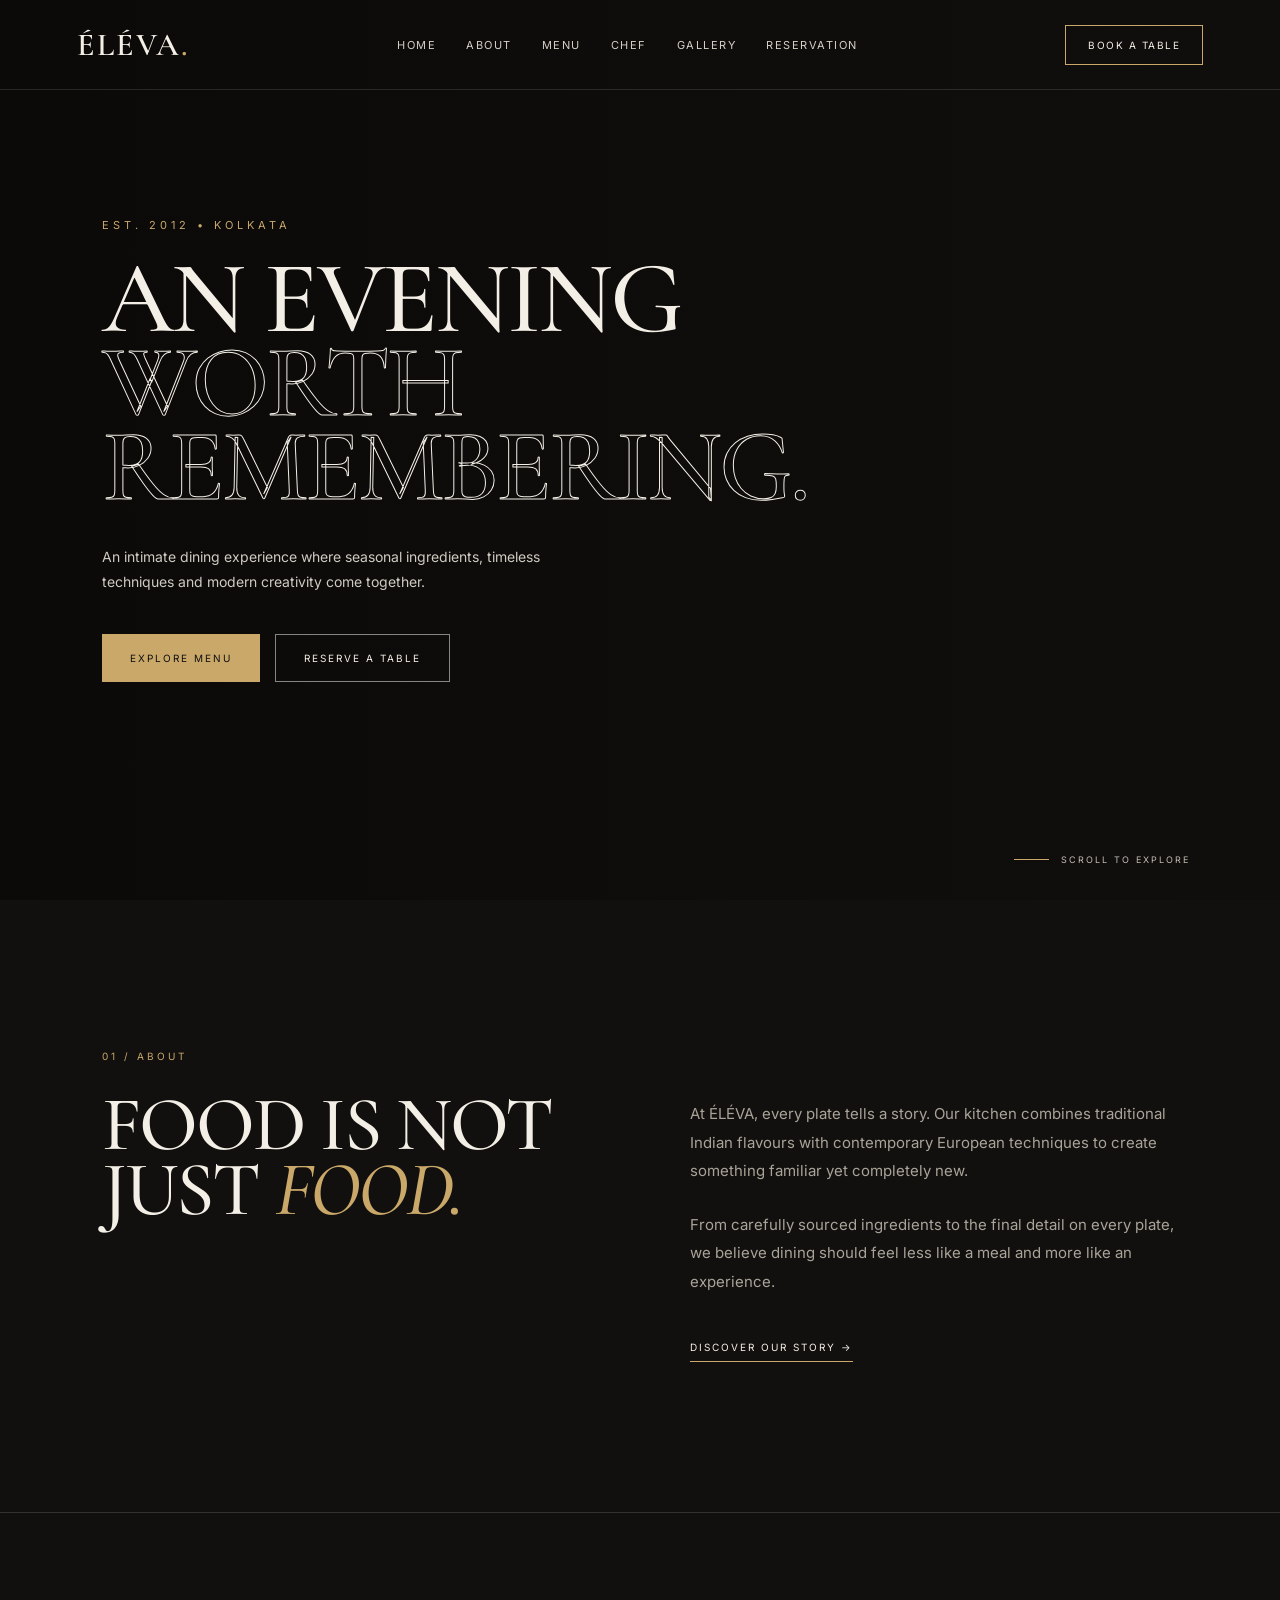
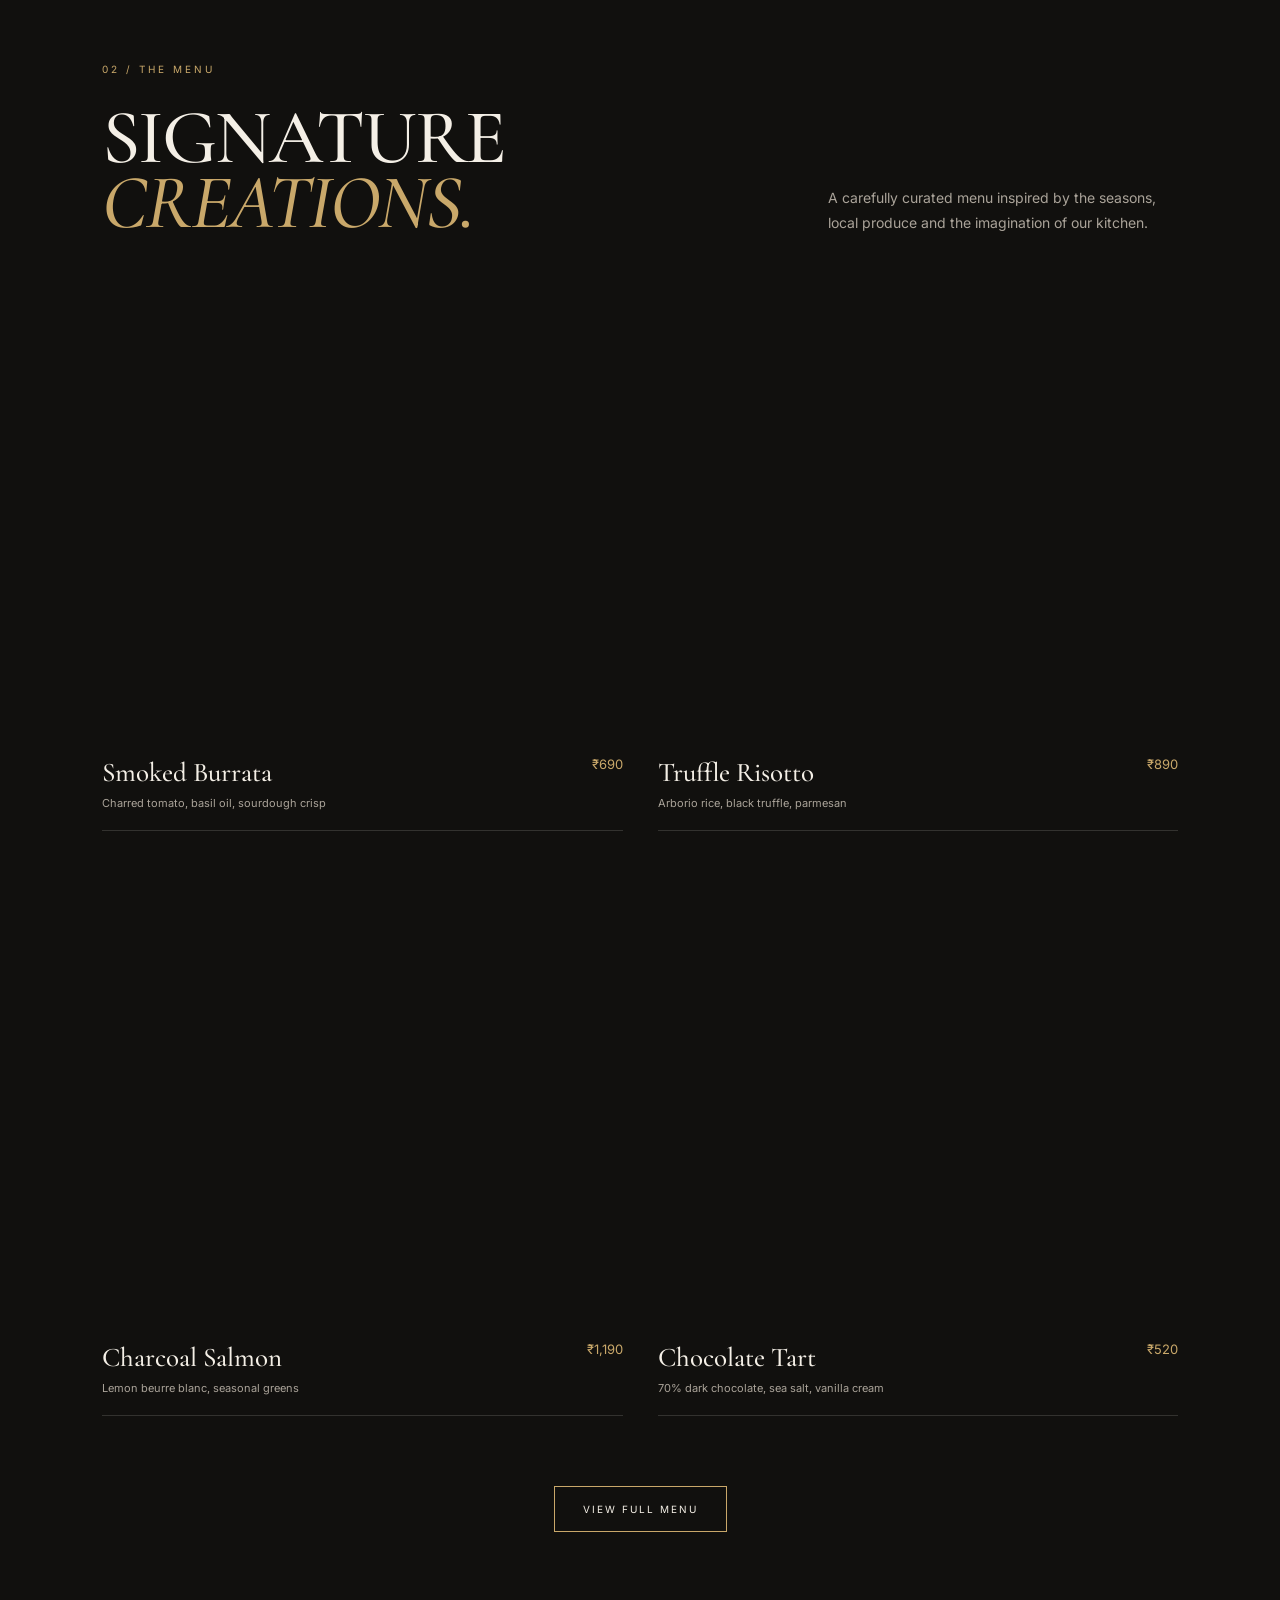
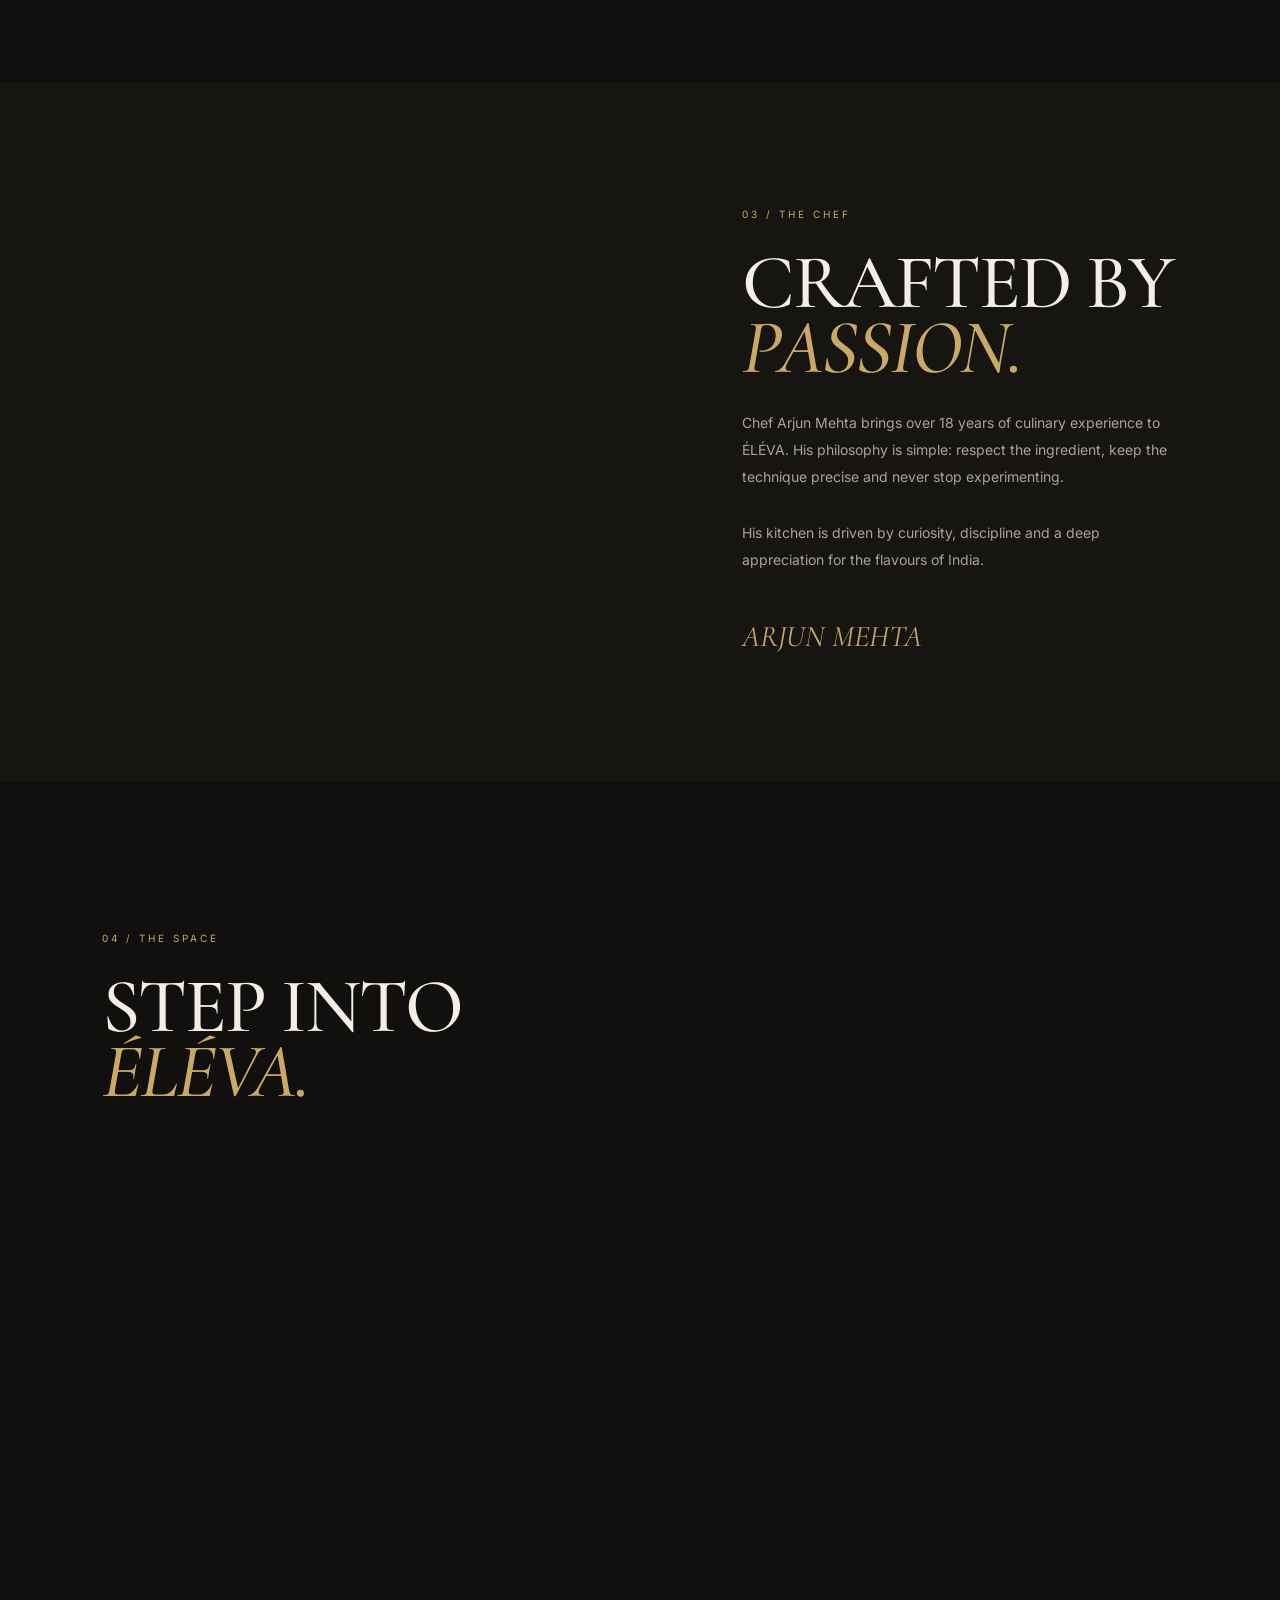
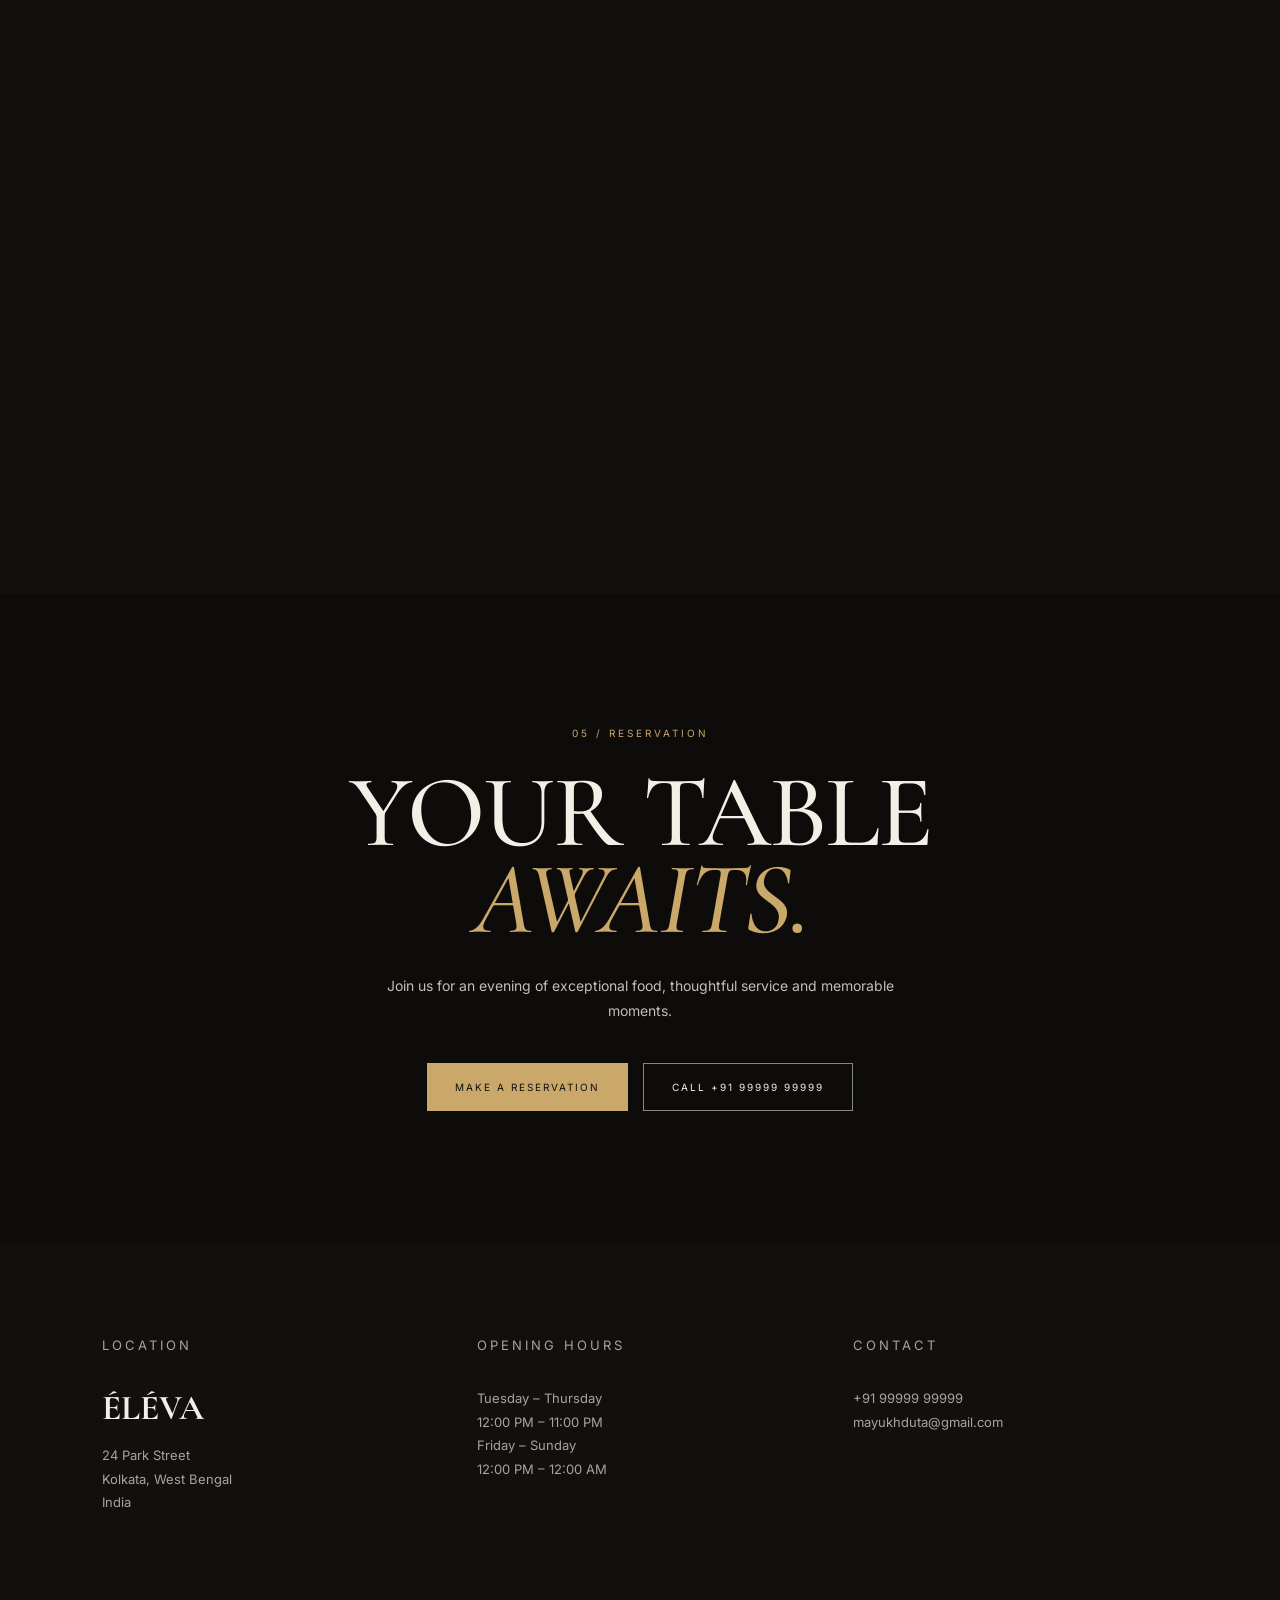
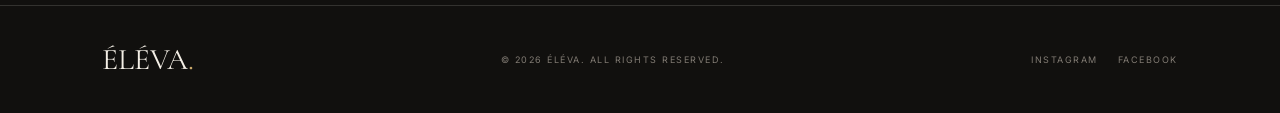
<file: restaurant/index.html>
<!DOCTYPE html>
<html lang="en">
<head>
    <meta charset="UTF-8">
    <meta name="viewport" content="width=device-width, initial-scale=1.0">

    <title>ÉLÉVA | Fine Dining</title>

    <link rel="stylesheet" href="style.css">

    <link rel="preconnect" href="https://fonts.googleapis.com">
    <link rel="preconnect" href="https://fonts.gstatic.com" crossorigin>

    <link href="https://fonts.googleapis.com/css2?family=Cormorant+Garamond:wght@400;500;600;700&family=Inter:wght@300;400;500;600&display=swap" rel="stylesheet">
</head>

<body>

    <!-- NAVBAR -->
    <header class="navbar">
        <a href="#" class="logo">ÉLÉVA<span>.</span></a>

        <nav>
            <a href="#home">HOME</a>
            <a href="#about">ABOUT</a>
            <a href="#menu">MENU</a>
            <a href="#chef">CHEF</a>
            <a href="#gallery">GALLERY</a>
            <a href="#reservation">RESERVATION</a>
        </nav>

        <a href="#reservation" class="nav-btn">BOOK A TABLE</a>
    </header>


    <!-- HERO -->
    <section class="hero" id="home">

        <div class="hero-overlay"></div>

        <div class="hero-content">

            <p class="eyebrow">EST. 2012 • KOLKATA</p>

            <h1>
                AN EVENING<br>
                <span>WORTH REMEMBERING.</span>
            </h1>

            <p class="hero-text">
                An intimate dining experience where seasonal ingredients,
                timeless techniques and modern creativity come together.
            </p>

            <div class="hero-buttons">
                <a href="#menu" class="primary-btn">EXPLORE MENU</a>
                <a href="#reservation" class="secondary-btn">RESERVE A TABLE</a>
            </div>

        </div>

        <div class="scroll-indicator">
            <span></span>
            SCROLL TO EXPLORE
        </div>

    </section>


    <!-- INTRO -->
    <section class="intro" id="about">

        <div class="intro-left">
            <p class="section-number">01 / ABOUT</p>
            <h2>
                FOOD IS NOT<br>
                JUST <em>FOOD.</em>
            </h2>
        </div>

        <div class="intro-right">
            <p>
                At ÉLÉVA, every plate tells a story. Our kitchen combines
                traditional Indian flavours with contemporary European
                techniques to create something familiar yet completely new.
            </p>

            <p>
                From carefully sourced ingredients to the final detail on
                every plate, we believe dining should feel less like a meal
                and more like an experience.
            </p>

            <a href="#menu" class="text-link">
                DISCOVER OUR STORY →
            </a>
        </div>

    </section>


    <!-- MENU -->
    <section class="menu-section" id="menu">

        <div class="section-heading">
            <div>
                <p class="section-number">02 / THE MENU</p>

                <h2>
                    SIGNATURE<br>
                    <em>CREATIONS.</em>
                </h2>
            </div>

            <p class="heading-description">
                A carefully curated menu inspired by the seasons,
                local produce and the imagination of our kitchen.
            </p>
        </div>


        <div class="menu-grid">

            <article class="menu-card">
                <div class="menu-image image-one"></div>

                <div class="menu-info">
                    <div>
                        <h3>Smoked Burrata</h3>
                        <p>
                            Charred tomato, basil oil, sourdough crisp
                        </p>
                    </div>

                    <span>₹690</span>
                </div>
            </article>


            <article class="menu-card">
                <div class="menu-image image-two"></div>

                <div class="menu-info">
                    <div>
                        <h3>Truffle Risotto</h3>
                        <p>
                            Arborio rice, black truffle, parmesan
                        </p>
                    </div>

                    <span>₹890</span>
                </div>
            </article>


            <article class="menu-card">
                <div class="menu-image image-three"></div>

                <div class="menu-info">
                    <div>
                        <h3>Charcoal Salmon</h3>
                        <p>
                            Lemon beurre blanc, seasonal greens
                        </p>
                    </div>

                    <span>₹1,190</span>
                </div>
            </article>


            <article class="menu-card">
                <div class="menu-image image-four"></div>

                <div class="menu-info">
                    <div>
                        <h3>Chocolate Tart</h3>
                        <p>
                            70% dark chocolate, sea salt, vanilla cream
                        </p>
                    </div>

                    <span>₹520</span>
                </div>
            </article>

        </div>

        <a href="#reservation" class="menu-button">
            VIEW FULL MENU
        </a>

    </section>


    <!-- CHEF -->
    <section class="chef-section" id="chef">

        <div class="chef-image"></div>

        <div class="chef-content">

            <p class="section-number">03 / THE CHEF</p>

            <h2>
                CRAFTED BY<br>
                <em>PASSION.</em>
            </h2>

            <p>
                Chef Arjun Mehta brings over 18 years of culinary experience
                to ÉLÉVA. His philosophy is simple: respect the ingredient,
                keep the technique precise and never stop experimenting.
            </p>

            <p>
                His kitchen is driven by curiosity, discipline and a deep
                appreciation for the flavours of India.
            </p>

            <div class="chef-signature">
                ARJUN MEHTA
            </div>

        </div>

    </section>


    <!-- GALLERY -->
    <section class="gallery-section" id="gallery">

        <div class="section-heading gallery-heading">

            <div>
                <p class="section-number">04 / THE SPACE</p>

                <h2>
                    STEP INTO<br>
                    <em>ÉLÉVA.</em>
                </h2>
            </div>

        </div>


        <div class="gallery-grid">

            <div class="gallery-item gallery-large gallery-one"></div>

            <div class="gallery-item gallery-two"></div>

            <div class="gallery-item gallery-three"></div>

            <div class="gallery-item gallery-four"></div>

            <div class="gallery-item gallery-large gallery-five"></div>

        </div>

    </section>


    <!-- RESERVATION -->
    <section class="reservation" id="reservation">

        <div class="reservation-inner">

            <p class="section-number">05 / RESERVATION</p>

            <h2>
                YOUR TABLE<br>
                <em>AWAITS.</em>
            </h2>

            <p>
                Join us for an evening of exceptional food,
                thoughtful service and memorable moments.
            </p>

            <div class="reservation-buttons">

                <a href="mailto:mayukhduta@gmail.com" class="primary-btn">
                    MAKE A RESERVATION
                </a>

                <a href="tel:+919999999999" class="secondary-btn">
                    CALL +91 99999 99999
                </a>

            </div>

        </div>

    </section>


    <!-- CONTACT -->
    <section class="contact">

        <div class="contact-block">

            <p class="section-number">LOCATION</p>

            <h3>ÉLÉVA</h3>

            <p>
                24 Park Street<br>
                Kolkata, West Bengal<br>
                India
            </p>

        </div>


        <div class="contact-block">

            <p class="section-number">OPENING HOURS</p>

            <p>
                Tuesday – Thursday<br>
                12:00 PM – 11:00 PM
            </p>

            <p>
                Friday – Sunday<br>
                12:00 PM – 12:00 AM
            </p>

        </div>


        <div class="contact-block">

            <p class="section-number">CONTACT</p>

            <p>
                +91 99999 99999
            </p>

            <a href="mailto:mayukhduta@gmail.com">
                mayukhduta@gmail.com
            </a>

        </div>

    </section>


    <!-- FOOTER -->
    <footer>

        <div class="footer-logo">
            ÉLÉVA<span>.</span>
        </div>

        <p>
            © 2026 ÉLÉVA. ALL RIGHTS RESERVED.
        </p>

        <div class="socials">
            <a href="#">INSTAGRAM</a>
            <a href="#">FACEBOOK</a>
        </div>

    </footer>


</body>
</html>
</file>
<file: style.css>
/* =====================================================
   WEBMIRAA PORTFOLIO
   ===================================================== */

* {
    margin: 0;
    padding: 0;
    box-sizing: border-box;
}

html {
    scroll-behavior: smooth;
}

body {
    background: #080808;
    color: #ffffff;
    font-family: "Inter", sans-serif;
    overflow-x: hidden;
}

a {
    color: inherit;
    text-decoration: none;
}

button,
a {
    -webkit-tap-highlight-color: transparent;
}


/* =====================================================
   NAVBAR
   ===================================================== */

.navbar {
    position: fixed;
    top: 0;
    left: 0;
    width: 100%;
    z-index: 1000;

    background: rgba(8, 8, 8, 0.78);
    backdrop-filter: blur(18px);
    -webkit-backdrop-filter: blur(18px);

    border-bottom: 1px solid rgba(255, 255, 255, 0.08);
}

.nav-container {
    width: min(1200px, 90%);
    margin: auto;

    height: 82px;

    display: flex;
    align-items: center;
    justify-content: space-between;
}

.logo {
    font-size: 25px;
    font-weight: 900;
    letter-spacing: -1.5px;
}

.logo span {
    color: #c8ff32;
}

.nav-links {
    display: flex;
    gap: 35px;
}

.nav-links a {
    position: relative;

    font-size: 11px;
    font-weight: 700;
    letter-spacing: 1.5px;

    color: #a5a5a5;

    transition: 0.3s ease;
}

.nav-links a::after {
    content: "";

    position: absolute;
    left: 0;
    bottom: -8px;

    width: 0;
    height: 1px;

    background: #c8ff32;

    transition: width 0.3s ease;
}

.nav-links a:hover {
    color: #ffffff;
}

.nav-links a:hover::after {
    width: 100%;
}

.nav-button {
    padding: 13px 20px;

    background: #c8ff32;
    color: #080808;

    font-size: 10px;
    font-weight: 800;
    letter-spacing: 1px;

    transition: 0.3s ease;
}

.nav-button:hover {
    transform: translateY(-3px);
    box-shadow: 0 10px 30px rgba(200, 255, 50, 0.2);
}


/* =====================================================
   HERO
   ===================================================== */

.hero {
    position: relative;

    min-height: 100vh;
    width: 100%;

    display: flex;
    align-items: center;

    padding: 150px 8% 100px;

    overflow: hidden;
}

.hero-bg {
    position: absolute;

    width: 700px;
    height: 700px;

    right: -250px;
    top: 50%;

    transform: translateY(-50%);

    background: radial-gradient(
        circle,
        rgba(200, 255, 50, 0.08),
        transparent 65%
    );

    filter: blur(10px);

    animation: glowMove 8s ease-in-out infinite;
}

.hero-content {
    position: relative;
    z-index: 2;

    max-width: 700px;

    animation: fadeUp 1s ease forwards;
}

.availability {
    display: inline-flex;
    align-items: center;
    gap: 10px;

    padding: 9px 14px;

    border: 1px solid rgba(200, 255, 50, 0.25);

    color: #bdbdbd;

    font-size: 9px;
    font-weight: 700;
    letter-spacing: 1.5px;

    margin-bottom: 35px;
}

.availability span {
    width: 7px;
    height: 7px;

    background: #c8ff32;

    border-radius: 50%;

    box-shadow: 0 0 12px #c8ff32;

    animation: pulse 2s infinite;
}

.hero h1 {
    font-size: clamp(50px, 7vw, 100px);

    line-height: 0.9;

    font-weight: 900;

    letter-spacing: -5px;
}

.hero h1 span {
    color: #c8ff32;
}

.hero-content > p {
    max-width: 500px;

    margin-top: 35px;

    color: #888;

    font-size: 15px;
    line-height: 1.7;
}

.hero-buttons {
    display: flex;
    gap: 15px;

    margin-top: 35px;
}

.primary-btn,
.secondary-btn {
    display: inline-flex;
    align-items: center;
    justify-content: center;

    min-height: 52px;

    padding: 0 25px;

    font-size: 10px;
    font-weight: 800;
    letter-spacing: 1px;

    transition: 0.3s ease;
}

.primary-btn {
    background: #c8ff32;
    color: #080808;
}

.primary-btn span {
    margin-left: 20px;
    font-size: 17px;
}

.primary-btn:hover {
    transform: translateY(-4px);
    box-shadow: 0 15px 35px rgba(200, 255, 50, 0.2);
}

.secondary-btn {
    border: 1px solid rgba(255, 255, 255, 0.15);
    color: #ffffff;
}

.secondary-btn:hover {
    border-color: #c8ff32;
    color: #c8ff32;
    transform: translateY(-4px);
}


/* =====================================================
   HERO VISUAL
   ===================================================== */

.hero-visual {
    position: absolute;

    right: 8%;
    top: 50%;

    width: 480px;
    height: 480px;

    transform: translateY(-50%);

    display: flex;
    align-items: center;
    justify-content: center;
}

.orb {
    width: 300px;
    height: 300px;

    border-radius: 50%;

    background:
        radial-gradient(
            circle at 35% 30%,
            #e8ffae,
            #c8ff32 25%,
            #5c7500 65%,
            #111 75%
        );

    box-shadow:
        0 0 80px rgba(200, 255, 50, 0.15),
        inset -30px -30px 50px rgba(0, 0, 0, 0.45);

    animation: floatOrb 5s ease-in-out infinite;
}

.orb-inner {
    width: 100%;
    height: 100%;

    display: flex;
    align-items: center;
    justify-content: center;

    font-size: 100px;
    font-weight: 900;

    color: rgba(0, 0, 0, 0.7);

    text-shadow: 0 10px 30px rgba(0, 0, 0, 0.2);
}

.orbit {
    position: absolute;

    border: 1px solid rgba(200, 255, 50, 0.2);

    border-radius: 50%;
}

.orbit-one {
    width: 390px;
    height: 190px;

    transform: rotate(-30deg);

    animation: rotateOrbit 10s linear infinite;
}

.orbit-two {
    width: 430px;
    height: 230px;

    transform: rotate(35deg);

    animation: rotateOrbitReverse 13s linear infinite;
}

.floating-card {
    position: absolute;

    padding: 13px 17px;

    background: rgba(15, 15, 15, 0.8);

    border: 1px solid rgba(255, 255, 255, 0.1);

    backdrop-filter: blur(10px);

    font-size: 9px;
    font-weight: 800;
    letter-spacing: 1px;

    animation: floatCard 4s ease-in-out infinite;
}

.floating-card span {
    color: #c8ff32;
    margin-right: 7px;
}

.card-one {
    top: 50px;
    right: 10px;
}

.card-two {
    bottom: 60px;
    left: 0;

    animation-delay: 1s;
}


/* =====================================================
   TRUST STRIP
   ===================================================== */

.trust-strip {
    width: 100%;

    display: grid;
    grid-template-columns: repeat(5, 1fr);

    border-top: 1px solid #1c1c1c;
    border-bottom: 1px solid #1c1c1c;

    background: #0b0b0b;
}

.trust-strip div {
    padding: 25px 10px;

    text-align: center;

    color: #555;

    font-size: 10px;
    font-weight: 800;
    letter-spacing: 2px;

    border-right: 1px solid #1c1c1c;

    transition: 0.3s ease;
}

.trust-strip div:last-child {
    border-right: none;
}

.trust-strip div:hover {
    color: #c8ff32;
}


/* =====================================================
   SECTIONS
   ===================================================== */

.section {
    width: min(1200px, 84%);
    margin: auto;

    padding: 140px 0;
}

.section-header {
    display: flex;
    justify-content: space-between;
    align-items: flex-end;

    margin-bottom: 60px;
}

.section-number {
    display: block;

    margin-bottom: 15px;

    color: #666;

    font-size: 10px;
    font-weight: 800;
    letter-spacing: 2px;
}

.section-header h2 {
    font-size: clamp(42px, 5vw, 70px);

    line-height: 0.9;

    letter-spacing: -3px;

    font-weight: 900;
}

.section-header h2 span,
.about h2 span,
.cta h2 span {
    color: #c8ff32;
}

.section-header > p {
    max-width: 320px;

    color: #777;

    font-size: 13px;
    line-height: 1.7;
}


/* =====================================================
   PROJECTS
   ===================================================== */

.projects-grid {
    display: grid;

    grid-template-columns: repeat(2, 1fr);

    gap: 35px;
}

.project-card {
    transition: 0.4s ease;
}

.project-card:last-child {
    grid-column: 1 / -1;
}

.project-image {
    position: relative;

    height: 430px;

    overflow: hidden;

    border: 1px solid #202020;
}

.project-image::after {
    content: "";

    position: absolute;

    inset: 0;

    background: linear-gradient(
        180deg,
        transparent 40%,
        rgba(0, 0, 0, 0.7)
    );
}

.project-card:hover .project-image {
    border-color: rgba(200, 255, 50, 0.4);
}

.project-overlay {
    position: absolute;

    z-index: 5;

    top: 20px;
    left: 20px;
    right: 20px;

    display: flex;
    align-items: center;
    justify-content: space-between;
}

.project-overlay span {
    padding: 8px 12px;

    background: rgba(0, 0, 0, 0.65);

    backdrop-filter: blur(10px);

    font-size: 8px;
    font-weight: 800;
    letter-spacing: 1.5px;
}

.project-link {
    width: 45px;
    height: 45px;

    display: flex;
    align-items: center;
    justify-content: center;

    background: #c8ff32;
    color: #080808;

    font-size: 20px;

    transition: 0.3s ease;
}

.project-link:hover {
    transform: rotate(45deg) scale(1.08);
}

.project-info {
    display: flex;
    justify-content: space-between;

    padding: 20px 0;

    border-bottom: 1px solid #222;
}

.project-info h3 {
    font-size: 19px;
    font-weight: 800;
}

.project-info p {
    margin-top: 5px;

    color: #666;

    font-size: 11px;
}

.project-year {
    color: #555;

    font-size: 10px;
    font-weight: 700;
}


/* =====================================================
   PROJECT PREVIEWS
   ===================================================== */

.gym-image {
    background:
        radial-gradient(
            circle at 70% 35%,
            rgba(200, 255, 50, 0.2),
            transparent 25%
        ),
        linear-gradient(
            135deg,
            #151515,
            #070707
        );
}

.project-preview {
    position: absolute;

    z-index: 2;

    left: 45px;
    bottom: 45px;
}

.preview-logo {
    font-size: 18px;
    font-weight: 900;
    letter-spacing: 2px;
}

.preview-logo span {
    color: #c8ff32;
}

.preview-line {
    width: 70px;
    height: 2px;

    background: #c8ff32;

    margin: 20px 0;
}

.preview-text {
    font-size: 55px;
    line-height: 0.85;

    font-weight: 900;
    letter-spacing: -3px;
}


.restaurant-image {
    background:
        radial-gradient(
            circle at 30% 30%,
            rgba(240, 200, 130, 0.2),
            transparent 30%
        ),
        linear-gradient(
            135deg,
            #241b14,
            #080604
        );
}

.restaurant-preview {
    position: absolute;

    z-index: 2;

    left: 50%;
    top: 50%;

    transform: translate(-50%, -50%);

    text-align: center;
}

.restaurant-title {
    font-size: 60px;

    font-family: Georgia, serif;

    letter-spacing: 8px;
}

.restaurant-subtitle {
    margin-top: 10px;

    font-size: 9px;
    letter-spacing: 5px;

    color: #c6a77b;
}

.restaurant-line {
    width: 50px;
    height: 1px;

    background: #c6a77b;

    margin: 25px auto;
}


.clinic-image {
    background:
        radial-gradient(
            circle at 70% 30%,
            rgba(100, 180, 255, 0.18),
            transparent 30%
        ),
        linear-gradient(
            135deg,
            #101820,
            #06090c
        );
}

.clinic-preview {
    position: absolute;

    z-index: 2;

    left: 50%;
    top: 50%;

    transform: translate(-50%, -50%);

    text-align: center;
}

.clinic-symbol {
    width: 70px;
    height: 70px;

    display: flex;
    align-items: center;
    justify-content: center;

    margin: auto auto 20px;

    border: 1px solid rgba(120, 190, 255, 0.5);

    border-radius: 50%;

    color: #8bcaff;

    font-size: 35px;
}

.clinic-name {
    font-size: 45px;
    font-weight: 800;

    letter-spacing: 5px;
}

.clinic-subtitle {
    margin-top: 8px;

    color: #7c9db8;

    font-size: 9px;
    letter-spacing: 4px;
}


/* =====================================================
   SERVICES
   ===================================================== */

.services {
    border-top: 1px solid #1a1a1a;
}

.services-grid {
    display: grid;

    grid-template-columns: repeat(4, 1fr);

    border-top: 1px solid #222;
    border-left: 1px solid #222;
}

.service-card {
    position: relative;

    min-height: 320px;

    padding: 35px;

    border-right: 1px solid #222;
    border-bottom: 1px solid #222;

    transition: 0.4s ease;
}

.service-card:hover {
    background: #101010;
    transform: translateY(-8px);
}

.service-number {
    color: #555;

    font-size: 10px;
    font-weight: 700;
}

.service-icon {
    margin-top: 55px;

    color: #c8ff32;

    font-size: 30px;
}

.service-card h3 {
    margin-top: 25px;

    font-size: 15px;
    font-weight: 800;
}

.service-card p {
    margin-top: 15px;

    color: #666;

    font-size: 11px;
    line-height: 1.7;
}


/* =====================================================
   ABOUT
   ===================================================== */

.about {
    display: grid;

    grid-template-columns: 1fr 1fr;

    gap: 100px;

    border-top: 1px solid #1a1a1a;
}

.about-left h2 {
    font-size: clamp(45px, 5vw, 75px);

    line-height: 0.9;

    letter-spacing: -4px;

    font-weight: 900;
}

.about-right {
    padding-top: 30px;
}

.about-large {
    color: #ffffff !important;

    font-size: 25px !important;

    line-height: 1.4 !important;

    margin-bottom: 35px !important;
}

.about-right p {
    max-width: 520px;

    margin-bottom: 25px;

    color: #777;

    font-size: 14px;
    line-height: 1.8;
}


/* =====================================================
   CTA
   ===================================================== */

.cta {
    position: relative;

    width: 100%;
    max-width: none;

    padding: 150px 8%;

    text-align: center;

    overflow: hidden;

    border-top: 1px solid #1c1c1c;
    border-bottom: 1px solid #1c1c1c;
}

.cta-glow {
    position: absolute;

    width: 500px;
    height: 500px;

    left: 50%;
    top: 50%;

    transform: translate(-50%, -50%);

    background: radial-gradient(
        circle,
        rgba(200, 255, 50, 0.08),
        transparent 70%
    );

    pointer-events: none;

    animation: glowMove 7s ease-in-out infinite;
}

.cta .section-number {
    position: relative;
    z-index: 2;
}

.cta h2 {
    position: relative;
    z-index: 2;

    font-size: clamp(50px, 8vw, 100px);

    line-height: 0.9;

    letter-spacing: -5px;

    font-weight: 900;
}

.cta p {
    position: relative;
    z-index: 2;

    max-width: 500px;

    margin: 30px auto;

    color: #777;

    font-size: 14px;
    line-height: 1.7;
}

.cta-button {
    position: relative;
    z-index: 2;

    display: inline-flex;
    align-items: center;
    justify-content: center;

    gap: 25px;

    margin-top: 10px;

    padding: 18px 28px;

    background: #c8ff32;
    color: #080808;

    font-size: 10px;
    font-weight: 900;
    letter-spacing: 1px;

    transition: 0.3s ease;
}

.cta-button span {
    font-size: 18px;
}

.cta-button:hover {
    transform: translateY(-5px);

    box-shadow:
        0 15px 40px rgba(200, 255, 50, 0.2);
}


/* =====================================================
   FOOTER
   ===================================================== */

footer {
    width: min(1200px, 84%);

    margin: auto;

    padding: 70px 0 30px;
}

.footer-top {
    display: grid;

    grid-template-columns: 2fr 1fr 1fr;

    gap: 50px;

    padding-bottom: 60px;

    border-bottom: 1px solid #222;
}

.footer-brand p {
    max-width: 260px;

    margin-top: 20px;

    color: #666;

    font-size: 12px;
    line-height: 1.7;
}

.footer-contact span,
.footer-social span {
    display: block;

    margin-bottom: 15px;

    color: #555;

    font-size: 9px;
    font-weight: 800;
    letter-spacing: 2px;
}

.footer-contact a,
.footer-social a {
    font-size: 12px;
    font-weight: 700;

    transition: 0.3s ease;
}

.footer-contact a:hover,
.footer-social a:hover {
    color: #c8ff32;
}

.footer-bottom {
    display: flex;
    justify-content: space-between;

    padding-top: 25px;

    color: #444;

    font-size: 9px;
    font-weight: 700;
    letter-spacing: 1px;
}


/* =====================================================
   ANIMATIONS
   ===================================================== */

@keyframes fadeUp {

    from {
        opacity: 0;
        transform: translateY(40px);
    }

    to {
        opacity: 1;
        transform: translateY(0);
    }

}


@keyframes floatOrb {

    0%,
    100% {
        transform: translateY(0);
    }

    50% {
        transform: translateY(-18px);
    }

}


@keyframes floatCard {

    0%,
    100% {
        transform: translateY(0);
    }

    50% {
        transform: translateY(-12px);
    }

}


@keyframes pulse {

    0% {
        opacity: 1;
        transform: scale(1);
    }

    50% {
        opacity: 0.5;
        transform: scale(0.7);
    }

    100% {
        opacity: 1;
        transform: scale(1);
    }

}


@keyframes glowMove {

    0%,
    100% {
        transform: translateY(-50%) scale(1);
    }

    50% {
        transform: translateY(-50%) scale(1.15);
    }

}


@keyframes rotateOrbit {

    from {
        transform: rotate(-30deg);
    }

    to {
        transform: rotate(330deg);
    }

}


@keyframes rotateOrbitReverse {

    from {
        transform: rotate(35deg);
    }

    to {
        transform: rotate(-325deg);
    }

}


/* =====================================================
   HOVER ANIMATION
   ===================================================== */

.project-card:hover .project-preview,
.project-card:hover .restaurant-preview,
.project-card:hover .clinic-preview {
    transform: translate(-50%, -55%) scale(1.04);
}

.project-preview,
.restaurant-preview,
.clinic-preview {
    transition: 0.5s ease;
}


/* =====================================================
   RESPONSIVE
   ===================================================== */

@media (max-width: 1000px) {

    .nav-links {
        gap: 18px;
    }

    .hero {
        padding-left: 6%;
    }

    .hero-visual {
        opacity: 0.35;
        right: -100px;
    }

    .services-grid {
        grid-template-columns: repeat(2, 1fr);
    }

}


@media (max-width: 760px) {

    .nav-container {
        height: 70px;
    }

    .nav-links {
        display: none;
    }

    .nav-button {
        padding: 11px 15px;
    }

    .hero {
        min-height: auto;

        padding-top: 140px;
        padding-bottom: 100px;
    }

    .hero h1 {
        font-size: clamp(48px, 14vw, 75px);

        letter-spacing: -3px;
    }

    .hero-visual {
        width: 300px;
        height: 300px;

        right: -100px;

        opacity: 0.2;
    }

    .orb {
        width: 200px;
        height: 200px;
    }

    .orb-inner {
        font-size: 70px;
    }

    .orbit-one {
        width: 280px;
        height: 130px;
    }

    .orbit-two {
        width: 300px;
        height: 150px;
    }

    .trust-strip {
        grid-template-columns: repeat(2, 1fr);
    }

    .trust-strip div:last-child {
        grid-column: 1 / -1;
    }

    .section {
        width: 88%;

        padding: 90px 0;
    }

    .section-header {
        display: block;
    }

    .section-header > p {
        margin-top: 25px;
    }

    .projects-grid {
        grid-template-columns: 1fr;
    }

    .project-card:last-child {
        grid-column: auto;
    }

    .project-image {
        height: 350px;
    }

    .services-grid {
        grid-template-columns: 1fr;
    }

    .about {
        grid-template-columns: 1fr;

        gap: 40px;
    }

    .about-right {
        padding-top: 0;
    }

    .cta {
        padding: 100px 6%;
    }

    .cta h2 {
        letter-spacing: -3px;
    }

    footer {
        width: 88%;
    }

    .footer-top {
        grid-template-columns: 1fr;

        gap: 40px;
    }

    .footer-bottom {
        display: block;
    }

    .footer-bottom p:last-child {
        margin-top: 12px;
    }

}


@media (max-width: 450px) {

    .hero-buttons {
        flex-direction: column;
    }

    .primary-btn,
    .secondary-btn {
        width: 100%;
    }

    .project-image {
        height: 300px;
    }

    .preview-text {
        font-size: 42px;
    }

    .restaurant-title {
        font-size: 45px;
    }

    .clinic-name {
        font-size: 35px;
    }

}
</file>
<file: clinic/style.css>
* {
    margin: 0;
    padding: 0;
    box-sizing: border-box;
}

html {
    scroll-behavior: smooth;
}

body {
    font-family: "DM Sans", sans-serif;
    background: #f7faf9;
    color: #12201e;
    overflow-x: hidden;
}

a {
    text-decoration: none;
    color: inherit;
}

:root {
    --dark: #12201e;
    --green: #16a085;
    --light-green: #dff5ef;
    --muted: #687572;
    --white: #ffffff;
    --border: #dce7e3;
}


/* =========================
   NAVBAR
========================= */

.navbar {
    position: absolute;
    top: 0;
    left: 0;

    width: 100%;
    height: 90px;

    padding: 0 7vw;

    display: flex;
    align-items: center;
    justify-content: space-between;

    z-index: 10;

    animation: navbarIn 0.8s ease;
}

.logo {
    font-family: "Manrope", sans-serif;

    font-size: 24px;
    font-weight: 800;

    letter-spacing: -1px;
}

.logo span {
    color: var(--green);
}

.navbar nav {
    display: flex;
    gap: 32px;
}

.navbar nav a {
    font-size: 10px;
    font-weight: 600;

    letter-spacing: 1.5px;

    color: #53625f;

    transition: 0.3s ease;
}

.navbar nav a:hover {
    color: var(--green);
}

.appointment-btn {
    padding: 14px 21px;

    background: var(--dark);

    color: white;

    font-size: 10px;

    font-weight: 600;

    letter-spacing: 1px;

    border-radius: 30px;

    transition: 0.3s ease;
}

.appointment-btn:hover {
    background: var(--green);
    transform: translateY(-3px);
}


/* =========================
   HERO
========================= */

.hero {
    min-height: 100vh;

    padding: 150px 7vw 100px;

    display: grid;

    grid-template-columns: 1fr 0.9fr;

    align-items: center;

    gap: 50px;

    position: relative;

    background:
        radial-gradient(
            circle at 80% 30%,
            #dff5ef 0,
            transparent 32%
        ),
        #f7faf9;
}

.hero-content {
    max-width: 680px;

    animation: heroIn 1s ease forwards;
}

.hero-badge {
    display: inline-flex;

    align-items: center;

    gap: 9px;

    padding: 9px 14px;

    border-radius: 30px;

    background: var(--light-green);

    color: #167763;

    font-size: 9px;

    font-weight: 700;

    letter-spacing: 1.4px;

    margin-bottom: 25px;
}

.hero-badge span {
    width: 7px;
    height: 7px;

    border-radius: 50%;

    background: var(--green);

    animation: pulse 1.5s infinite;
}

.hero h1 {
    font-family: "Manrope", sans-serif;

    font-size: clamp(55px, 7vw, 100px);

    line-height: 0.95;

    letter-spacing: -5px;

    font-weight: 800;
}

.hero h1 span {
    color: var(--green);
}

.hero-content > p {
    max-width: 530px;

    color: var(--muted);

    line-height: 1.8;

    font-size: 15px;

    margin-top: 30px;
}

.hero-buttons {
    display: flex;

    gap: 13px;

    margin-top: 35px;
}

.primary-btn,
.outline-btn {
    padding: 17px 25px;

    border-radius: 30px;

    font-size: 10px;

    font-weight: 700;

    letter-spacing: 1.2px;

    transition: 0.3s ease;
}

.primary-btn {
    background: var(--green);
    color: white;
}

.primary-btn:hover {
    transform: translateY(-4px);
    box-shadow: 0 15px 30px rgba(22,160,133,0.2);
}

.outline-btn {
    border: 1px solid #bfcfca;

    color: var(--dark);
}

.outline-btn:hover {
    background: var(--dark);
    color: white;
    transform: translateY(-4px);
}

.hero-stats {
    display: flex;

    gap: 45px;

    margin-top: 65px;

    padding-top: 25px;

    border-top: 1px solid var(--border);
}

.hero-stats div {
    display: flex;

    flex-direction: column;

    gap: 4px;
}

.hero-stats strong {
    font-family: "Manrope", sans-serif;

    font-size: 22px;
}

.hero-stats span {
    color: var(--muted);

    font-size: 10px;
}


/* =========================
   HERO VISUAL
========================= */

.hero-visual {
    position: relative;

    min-height: 570px;

    display: flex;

    align-items: center;

    justify-content: center;
}

.circle {
    position: absolute;

    border-radius: 50%;

    border: 1px solid #c8e5de;
}

.circle-one {
    width: 480px;
    height: 480px;

    animation: rotateCircle 15s linear infinite;
}

.circle-two {
    width: 390px;
    height: 390px;

    border-style: dashed;

    animation: rotateCircleReverse 20s linear infinite;
}

.doctor-card {
    width: 340px;

    background: white;

    border-radius: 25px;

    overflow: hidden;

    box-shadow: 0 30px 80px rgba(21,60,53,0.15);

    position: relative;

    z-index: 2;

    animation: floating 5s ease-in-out infinite;
}

.doctor-image {
    height: 350px;

    background-image: url("https://images.unsplash.com/photo-1559839734-2b71ea197ec2?auto=format&fit=crop&w=800&q=90");

    background-size: cover;

    background-position: center;
}

.doctor-info {
    padding: 23px;
}

.doctor-info > span {
    font-size: 8px;

    letter-spacing: 1.5px;

    font-weight: 700;

    color: var(--green);
}

.doctor-info h3 {
    margin-top: 9px;

    font-family: "Manrope", sans-serif;

    font-size: 21px;
}

.doctor-info p {
    color: var(--muted);

    font-size: 12px;

    margin-top: 4px;
}

.doctor-info a {
    display: inline-block;

    margin-top: 15px;

    font-size: 9px;

    font-weight: 700;

    letter-spacing: 1.3px;

    color: var(--green);
}


/* =========================
   TRUST BAR
========================= */

.trust-bar {
    background: var(--dark);

    color: white;

    padding: 30px 7vw;

    display: grid;

    grid-template-columns: repeat(4, 1fr);

    gap: 20px;
}

.trust-bar div {
    display: flex;

    align-items: center;

    gap: 15px;

    padding-right: 20px;

    border-right: 1px solid rgba(255,255,255,0.15);
}

.trust-bar div:last-child {
    border-right: none;
}

.trust-bar strong {
    font-size: 22px;

    color: #6dd9bf;
}

.trust-bar span {
    font-size: 10px;

    color: #a7b5b1;

    letter-spacing: 0.5px;
}


/* =========================
   ABOUT
========================= */

.about {
    padding: 140px 7vw;

    display: grid;

    grid-template-columns: 0.9fr 1fr;

    gap: 100px;

    align-items: center;
}

.about-image {
    height: 600px;

    border-radius: 25px;

    background-image:
        linear-gradient(
            rgba(12,30,27,0.08),
            rgba(12,30,27,0.08)
        ),
        url("https://images.unsplash.com/photo-1519494026892-80bbd2d6fd0d?auto=format&fit=crop&w=1100&q=90");

    background-size: cover;

    background-position: center;

    position: relative;
}

.experience-box {
    position: absolute;

    bottom: 25px;
    left: 25px;

    padding: 20px 25px;

    background: white;

    border-radius: 15px;

    display: flex;

    align-items: center;

    gap: 15px;

    box-shadow: 0 15px 40px rgba(0,0,0,0.1);
}

.experience-box strong {
    font-size: 35px;

    color: var(--green);
}

.experience-box span {
    font-size: 9px;

    line-height: 1.5;

    font-weight: 700;

    letter-spacing: 1px;
}

.section-label {
    font-size: 9px;

    color: var(--green);

    font-weight: 700;

    letter-spacing: 2px;

    margin-bottom: 22px;
}

.about-content h2,
.section-heading h2,
.doctors-heading h2,
.appointment-content h2,
.testimonials h2,
.contact-info h2 {
    font-family: "Manrope", sans-serif;

    font-size: clamp(45px, 5vw, 75px);

    line-height: 0.98;

    letter-spacing: -3px;

    font-weight: 800;
}

.about-content h2 span,
.section-heading h2 span,
.doctors-heading h2 span,
.appointment-content h2 span,
.testimonials h2 span,
.contact-info h2 span {
    color: var(--green);
}

.about-content > p {
    color: var(--muted);

    font-size: 14px;

    line-height: 1.8;

    max-width: 500px;

    margin-top: 25px;
}

.about-points {
    display: grid;

    grid-template-columns: 1fr 1fr;

    gap: 18px;

    margin-top: 35px;
}

.about-points div {
    font-size: 12px;

    font-weight: 600;
}

.about-points span {
    color: var(--green);

    margin-right: 8px;

    font-size: 15px;
}


/* =========================
   SERVICES
========================= */

.services {
    padding: 140px 7vw;

    background: #eef6f3;
}

.section-heading {
    display: flex;

    justify-content: space-between;

    align-items: flex-end;

    margin-bottom: 70px;
}

.section-heading > p {
    max-width: 380px;

    color: var(--muted);

    font-size: 14px;

    line-height: 1.8;
}

.service-grid {
    display: grid;

    grid-template-columns: repeat(4, 1fr);

    gap: 15px;
}

.service-card {
    background: white;

    padding: 35px 30px;

    min-height: 370px;

    border-radius: 18px;

    position: relative;

    overflow: hidden;

    transition: 0.4s ease;
}

.service-card:hover {
    transform: translateY(-10px);

    box-shadow: 0 25px 50px rgba(25,75,66,0.12);
}

.service-card.featured {
    background: var(--dark);

    color: white;
}

.service-number {
    font-size: 10px;

    color: var(--muted);

    font-weight: 700;
}

.service-icon {
    width: 50px;
    height: 50px;

    border-radius: 50%;

    background: var(--light-green);

    color: var(--green);

    display: flex;

    align-items: center;
    justify-content: center;

    font-size: 22px;

    margin-top: 60px;
}

.service-card h3 {
    font-family: "Manrope", sans-serif;

    font-size: 20px;

    margin-top: 25px;
}

.service-card p {
    color: var(--muted);

    font-size: 12px;

    line-height: 1.7;

    margin-top: 13px;
}

.service-card.featured p {
    color: #9aa9a5;
}

.service-card a {
    position: absolute;

    bottom: 30px;
    left: 30px;

    font-size: 9px;

    letter-spacing: 1px;

    font-weight: 700;

    color: var(--green);
}


/* =========================
   DOCTORS
========================= */

.doctors {
    padding: 140px 7vw;
}

.doctors-heading {
    margin-bottom: 60px;
}

.doctor-grid {
    display: grid;

    grid-template-columns: repeat(3, 1fr);

    gap: 25px;
}

.doctor-profile {
    overflow: hidden;
}

.profile-image {
    height: 500px;

    border-radius: 20px;

    background-size: cover;

    background-position: center;

    transition: transform 0.6s ease;
}

.doctor-profile:hover .profile-image {
    transform: scale(1.03);
}

.doctor-one {
    background-image: url("https://images.unsplash.com/photo-1594824476967-48c8b964273f?auto=format&fit=crop&w=900&q=90");
}

.doctor-two {
    background-image: url("https://images.unsplash.com/photo-1612349317150-e413f6a5b16d?auto=format&fit=crop&w=900&q=90");
}

.doctor-three {
    background-image: url("https://images.unsplash.com/photo-1651008376811-b90baee60c1f?auto=format&fit=crop&w=900&q=90");
}

.profile-info {
    padding: 18px 3px;

    display: flex;

    align-items: center;

    justify-content: space-between;
}

.profile-info h3 {
    font-family: "Manrope", sans-serif;

    font-size: 18px;
}

.profile-info p {
    color: var(--muted);

    font-size: 11px;

    margin-top: 4px;
}

.profile-info > span {
    padding: 7px 10px;

    border: 1px solid var(--border);

    border-radius: 20px;

    font-size: 9px;

    color: var(--green);
}


/* =========================
   APPOINTMENT
========================= */

.appointment {
    padding: 120px 7vw;

    background: var(--dark);

    color: white;

    display: grid;

    grid-template-columns: 1fr 0.8fr;

    gap: 100px;

    align-items: center;
}

.appointment-content > p {
    color: #9eada9;

    margin-top: 30px;

    font-size: 14px;
}

.appointment-card {
    background: #1b2d29;

    padding: 35px;

    border-radius: 22px;
}

.appointment-card h3 {
    font-family: "Manrope", sans-serif;

    font-size: 22px;

    margin-bottom: 15px;
}

.appointment-row {
    padding: 20px 0;

    border-bottom: 1px solid rgba(255,255,255,0.1);

    display: flex;

    align-items: center;

    justify-content: space-between;

    gap: 15px;
}

.appointment-row:last-child {
    border-bottom: none;
}

.appointment-row div {
    display: flex;

    flex-direction: column;

    gap: 5px;
}

.appointment-row span {
    font-size: 8px;

    letter-spacing: 1.5px;

    color: #82918d;
}

.appointment-row strong {
    font-size: 12px;

    font-weight: 500;
}

.appointment-row a {
    padding: 9px 13px;

    border: 1px solid #4a615c;

    border-radius: 20px;

    color: #75d7c0;

    font-size: 8px;

    font-weight: 700;

    letter-spacing: 1px;
}

.available {
    color: #70d4bd !important;
}


/* =========================
   TESTIMONIALS
========================= */

.testimonials {
    padding: 140px 7vw;

    text-align: center;
}

.testimonials h2 {
    margin-bottom: 65px;
}

.testimonial-grid {
    display: grid;

    grid-template-columns: repeat(3, 1fr);

    gap: 20px;

    text-align: left;
}

.testimonial {
    padding: 35px;

    background: white;

    border: 1px solid var(--border);

    border-radius: 18px;

    transition: 0.3s ease;
}

.testimonial:hover {
    transform: translateY(-7px);

    box-shadow: 0 20px 40px rgba(25,75,66,0.08);
}

.stars {
    color: var(--green);

    font-size: 12px;

    letter-spacing: 2px;
}

.testimonial p {
    color: #4f5d59;

    font-size: 13px;

    line-height: 1.8;

    margin: 25px 0;
}

.testimonial strong {
    display: block;

    font-size: 12px;
}

.testimonial > span {
    display: block;

    color: #8a9693;

    font-size: 9px;

    margin-top: 5px;
}


/* =========================
   CONTACT
========================= */

.contact {
    padding: 110px 7vw;

    background: #eef6f3;

    display: grid;

    grid-template-columns: 1fr 1fr;

    gap: 100px;
}

.contact-info > p {
    max-width: 420px;

    color: var(--muted);

    line-height: 1.8;

    font-size: 14px;

    margin-top: 30px;
}

.contact-details {
    display: grid;

    grid-template-columns: 1fr 1fr;

    gap: 40px;
}

.contact-details div:first-child {
    grid-column: span 2;
}

.contact-details span {
    display: block;

    font-size: 8px;

    font-weight: 700;

    letter-spacing: 1.5px;

    color: var(--green);

    margin-bottom: 12px;
}

.contact-details p,
.contact-details a {
    color: var(--muted);

    font-size: 13px;

    line-height: 1.8;
}

.contact-details a:hover {
    color: var(--green);
}


/* =========================
   FOOTER
========================= */

footer {
    padding: 35px 7vw;

    display: flex;

    justify-content: space-between;

    align-items: center;

    background: #f7faf9;

    border-top: 1px solid var(--border);
}

.footer-logo {
    font-family: "Manrope", sans-serif;

    font-weight: 800;

    font-size: 20px;
}

.footer-logo span {
    color: var(--green);
}

footer p,
.footer-links a {
    color: #7b8784;

    font-size: 8px;

    letter-spacing: 1px;
}

.footer-links {
    display: flex;

    gap: 20px;
}

.footer-links a:hover {
    color: var(--green);
}


/* =========================
   ANIMATIONS
========================= */

@keyframes navbarIn {

    from {
        opacity: 0;
        transform: translateY(-20px);
    }

    to {
        opacity: 1;
        transform: translateY(0);
    }

}

@keyframes heroIn {

    from {
        opacity: 0;
        transform: translateY(40px);
    }

    to {
        opacity: 1;
        transform: translateY(0);
    }

}

@keyframes pulse {

    0% {
        box-shadow: 0 0 0 0 rgba(22,160,133,0.4);
    }

    70% {
        box-shadow: 0 0 0 8px rgba(22,160,133,0);
    }

    100% {
        box-shadow: 0 0 0 0 rgba(22,160,133,0);
    }

}

@keyframes floating {

    0% {
        transform: translateY(0);
    }

    50% {
        transform: translateY(-15px);
    }

    100% {
        transform: translateY(0);
    }

}

@keyframes rotateCircle {

    from {
        transform: rotate(0deg);
    }

    to {
        transform: rotate(360deg);
    }

}

@keyframes rotateCircleReverse {

    from {
        transform: rotate(360deg);
    }

    to {
        transform: rotate(0deg);
    }

}


/* =========================
   TABLET
========================= */

@media (max-width: 1000px) {

    .navbar nav {
        display: none;
    }

    .hero {
        grid-template-columns: 1fr;

        padding-top: 130px;
    }

    .hero-visual {
        min-height: 500px;
    }

    .about {
        grid-template-columns: 1fr;

        gap: 60px;
    }

    .service-grid {
        grid-template-columns: 1fr 1fr;
    }

    .doctor-grid {
        grid-template-columns: 1fr 1fr;
    }

    .doctor-profile:last-child {
        display: none;
    }

    .appointment {
        grid-template-columns: 1fr;

        gap: 60px;
    }

}


/* =========================
   MOBILE
========================= */

@media (max-width: 650px) {

    .navbar {
        height: 75px;

        padding: 0 6vw;
    }

    .appointment-btn {
        display: none;
    }

    .hero {
        padding: 120px 6vw 80px;
    }

    .hero h1 {
        font-size: 52px;

        letter-spacing: -3px;
    }

    .hero-buttons {
        flex-direction: column;
    }

    .primary-btn,
    .outline-btn {
        width: 100%;

        text-align: center;
    }

    .hero-stats {
        gap: 20px;

        justify-content: space-between;
    }

    .hero-stats strong {
        font-size: 18px;
    }

    .hero-stats span {
        font-size: 8px;
    }

    .hero-visual {
        min-height: 450px;
    }

    .circle-one {
        width: 350px;
        height: 350px;
    }

    .circle-two {
        width: 285px;
        height: 285px;
    }

    .doctor-card {
        width: 280px;
    }

    .doctor-image {
        height: 290px;
    }

    .trust-bar {
        grid-template-columns: 1fr 1fr;

        gap: 25px;
    }

    .trust-bar div {
        border-right: none;
    }

    .about,
    .services,
    .doctors,
    .testimonials {
        padding: 100px 6vw;
    }

    .about-image {
        height: 450px;
    }

    .about-content h2,
    .section-heading h2,
    .doctors-heading h2,
    .appointment-content h2,
    .testimonials h2,
    .contact-info h2 {
        font-size: 48px;

        letter-spacing: -2px;
    }

    .about-points {
        grid-template-columns: 1fr;
    }

    .section-heading {
        flex-direction: column;

        align-items: flex-start;

        gap: 25px;
    }

    .service-grid {
        grid-template-columns: 1fr;
    }

    .doctor-grid {
        grid-template-columns: 1fr;
    }

    .doctor-profile:last-child {
        display: block;
    }

    .profile-image {
        height: 430px;
    }

    .appointment {
        padding: 100px 6vw;
    }

    .appointment-card {
        padding: 25px;
    }

    .appointment-row {
        align-items: flex-start;

        flex-direction: column;
    }

    .appointment-row a {
        align-self: flex-start;
    }

    .testimonial-grid {
        grid-template-columns: 1fr;
    }

    .contact {
        padding: 90px 6vw;

        grid-template-columns: 1fr;

        gap: 60px;
    }

    .contact-details {
        grid-template-columns: 1fr;
    }

    .contact-details div:first-child {
        grid-column: span 1;
    }

    footer {
        padding: 30px 6vw;

        flex-direction: column;

        gap: 20px;

        text-align: center;
    }

}
</file>
<file: gym/style.css>
/* =====================================================
   FORGE ATHLETICS
   PREMIUM GYM WEBSITE
   ===================================================== */

* {
    margin: 0;
    padding: 0;
    box-sizing: border-box;
}

html {
    scroll-behavior: smooth;
}

body {
    font-family: "Inter", sans-serif;
    background: #f5f5f2;
    color: #111;
    overflow-x: hidden;
}

a {
    text-decoration: none;
    color: inherit;
}

img {
    max-width: 100%;
}


/* =====================================================
   NAVBAR
   ===================================================== */

.navbar {
    position: fixed;

    top: 0;
    left: 0;

    width: 100%;

    z-index: 999;

    background: rgba(245, 245, 242, 0.88);

    backdrop-filter: blur(18px);
    -webkit-backdrop-filter: blur(18px);

    border-bottom: 1px solid rgba(0, 0, 0, 0.08);
}

.nav-container {
    width: min(1250px, 90%);

    height: 82px;

    margin: auto;

    display: flex;

    align-items: center;

    justify-content: space-between;
}

.logo {
    font-size: 25px;

    font-weight: 900;

    letter-spacing: -2px;
}

.logo span {
    color: #ff4d00;
}

.nav-links {
    display: flex;

    gap: 35px;
}

.nav-links a {
    position: relative;

    font-size: 10px;

    font-weight: 800;

    letter-spacing: 1.5px;

    color: #555;

    transition: 0.3s ease;
}

.nav-links a::after {
    content: "";

    position: absolute;

    left: 0;

    bottom: -8px;

    width: 0;

    height: 2px;

    background: #ff4d00;

    transition: 0.3s ease;
}

.nav-links a:hover {
    color: #111;
}

.nav-links a:hover::after {
    width: 100%;
}

.nav-btn {
    padding: 14px 22px;

    background: #111;

    color: #fff;

    font-size: 10px;

    font-weight: 800;

    letter-spacing: 1px;

    transition: 0.3s ease;
}

.nav-btn:hover {
    background: #ff4d00;

    transform: translateY(-3px);
}


/* =====================================================
   HERO
   ===================================================== */

.hero {
    position: relative;

    min-height: 100vh;

    display: flex;

    align-items: center;

    overflow: hidden;

    background:
        linear-gradient(
            90deg,
            rgba(0, 0, 0, 0.9),
            rgba(0, 0, 0, 0.35),
            rgba(0, 0, 0, 0.1)
        ),
        url("https://images.unsplash.com/photo-1534438327276-14e5300c3a48?auto=format&fit=crop&w=2000&q=85");

    background-size: cover;

    background-position: center;
}

.hero-overlay {
    position: absolute;

    inset: 0;

    background:
        radial-gradient(
            circle at 80% 50%,
            rgba(255, 77, 0, 0.18),
            transparent 30%
        );
}

.hero-content {
    position: relative;

    z-index: 2;

    width: min(1250px, 90%);

    margin: auto;

    padding-top: 80px;

    color: #fff;

    animation: heroEnter 1s ease forwards;
}

.hero-tag {
    display: inline-flex;

    align-items: center;

    gap: 10px;

    margin-bottom: 30px;

    padding: 9px 14px;

    border: 1px solid rgba(255, 255, 255, 0.3);

    font-size: 9px;

    font-weight: 800;

    letter-spacing: 2px;
}

.hero-tag span {
    width: 7px;

    height: 7px;

    background: #ff4d00;

    border-radius: 50%;

    box-shadow: 0 0 15px #ff4d00;

    animation: pulse 2s infinite;
}

.hero h1 {
    font-size: clamp(55px, 8vw, 115px);

    line-height: 0.86;

    font-weight: 800;

    letter-spacing: -6px;
}

.hero h1 strong {
    color: #ff4d00;

    font-weight: 900;
}

.hero-content > p {
    max-width: 500px;

    margin-top: 35px;

    color: #c4c4c4;

    font-size: 14px;

    line-height: 1.7;
}

.hero-buttons {
    display: flex;

    gap: 15px;

    margin-top: 35px;
}

.btn-primary,
.btn-outline {
    display: inline-flex;

    align-items: center;

    justify-content: center;

    min-height: 54px;

    padding: 0 25px;

    font-size: 10px;

    font-weight: 900;

    letter-spacing: 1px;

    transition: 0.3s ease;
}

.btn-primary {
    background: #ff4d00;

    color: #fff;
}

.btn-primary span {
    margin-left: 22px;

    font-size: 17px;
}

.btn-primary:hover {
    background: #fff;

    color: #111;

    transform: translateY(-5px);

    box-shadow: 0 15px 35px rgba(255, 77, 0, 0.2);
}

.btn-outline {
    border: 1px solid rgba(255, 255, 255, 0.4);

    color: #fff;
}

.btn-outline:hover {
    border-color: #ff4d00;

    color: #ff4d00;

    transform: translateY(-5px);
}

.hero-side {
    position: absolute;

    right: 45px;

    top: 50%;

    transform: translateY(-50%);

    z-index: 2;
}

.vertical-text {
    writing-mode: vertical-rl;

    color: rgba(255, 255, 255, 0.45);

    font-size: 9px;

    letter-spacing: 4px;

    font-weight: 800;
}

.hero-bottom {
    position: absolute;

    z-index: 3;

    bottom: 0;

    right: 0;

    display: grid;

    grid-template-columns: repeat(3, 170px);

    background: rgba(0, 0, 0, 0.65);

    backdrop-filter: blur(12px);

    color: #fff;
}

.hero-bottom div {
    padding: 20px;

    border-left: 1px solid rgba(255, 255, 255, 0.15);

    font-size: 8px;

    font-weight: 800;

    letter-spacing: 1.5px;
}

.hero-bottom strong {
    display: block;

    margin-bottom: 8px;

    color: #ff4d00;

    font-size: 16px;
}


/* =====================================================
   STATS
   ===================================================== */

.stats {
    display: grid;

    grid-template-columns: repeat(4, 1fr);

    background: #111;

    color: #fff;
}

.stat {
    padding: 45px 30px;

    border-right: 1px solid #292929;

    text-align: center;
}

.stat:last-child {
    border-right: none;
}

.stat strong {
    display: block;

    font-size: 40px;

    font-weight: 900;

    letter-spacing: -2px;
}

.stat span {
    display: block;

    margin-top: 8px;

    color: #777;

    font-size: 8px;

    font-weight: 800;

    letter-spacing: 2px;
}


/* =====================================================
   COMMON SECTION
   ===================================================== */

.section {
    width: min(1250px, 88%);

    margin: auto;

    padding: 130px 0;
}

.section-label {
    margin-bottom: 18px;

    color: #777;

    font-size: 9px;

    font-weight: 900;

    letter-spacing: 2px;
}

.about {
    border-bottom: 1px solid #ddd;
}

.about-content {
    display: grid;

    grid-template-columns: 1fr 1fr;

    gap: 100px;
}

.about-heading h2,
.section-top h2 {
    font-size: clamp(45px, 6vw, 78px);

    line-height: 0.9;

    letter-spacing: -5px;

    font-weight: 900;
}

.about-heading span,
.section-top span {
    color: #ff4d00;
}

.about-text {
    padding-top: 15px;
}

.large-text {
    color: #111 !important;

    font-size: 25px !important;

    line-height: 1.35 !important;

    font-weight: 600;
}

.about-text p {
    max-width: 520px;

    margin-bottom: 25px;

    color: #666;

    font-size: 14px;

    line-height: 1.8;
}

.text-link {
    display: inline-flex;

    align-items: center;

    gap: 20px;

    padding-bottom: 10px;

    border-bottom: 1px solid #111;

    font-size: 10px;

    font-weight: 900;

    letter-spacing: 1px;

    transition: 0.3s ease;
}

.text-link:hover {
    color: #ff4d00;

    border-color: #ff4d00;
}


/* =====================================================
   PROGRAMS
   ===================================================== */

.programs {
    padding-bottom: 100px;
}

.section-top {
    display: flex;

    justify-content: space-between;

    align-items: flex-end;

    margin-bottom: 60px;
}

.section-top > p {
    max-width: 300px;

    color: #777;

    font-size: 13px;

    line-height: 1.7;
}

.program-grid {
    display: grid;

    grid-template-columns: repeat(2, 1fr);

    border-top: 1px solid #ccc;

    border-left: 1px solid #ccc;
}

.program-card {
    min-height: 390px;

    padding: 35px;

    position: relative;

    border-right: 1px solid #ccc;

    border-bottom: 1px solid #ccc;

    background: #fff;

    transition: 0.4s ease;
}

.program-card:hover {
    background: #ff4d00;

    color: #fff;

    transform: translateY(-7px);

    box-shadow: 0 20px 40px rgba(0, 0, 0, 0.1);
}

.program-card:hover .program-number,
.program-card:hover p {
    color: rgba(255, 255, 255, 0.7);
}

.program-card:hover a {
    color: #fff;

    border-color: rgba(255, 255, 255, 0.5);
}

.dark-card {
    background: #111;

    color: #fff;
}

.dark-card .program-number,
.dark-card p {
    color: #777;
}

.program-number {
    color: #999;

    font-size: 10px;

    font-weight: 800;
}

.program-icon {
    margin-top: 50px;

    color: #ff4d00;

    font-size: 30px;
}

.program-card h3 {
    margin-top: 25px;

    font-size: 25px;

    line-height: 1;

    letter-spacing: -1px;

    font-weight: 900;
}

.program-card p {
    max-width: 350px;

    margin-top: 15px;

    color: #777;

    font-size: 11px;

    line-height: 1.7;
}

.program-card a {
    position: absolute;

    bottom: 30px;

    left: 35px;

    display: flex;

    gap: 20px;

    padding-bottom: 8px;

    border-bottom: 1px solid #222;

    font-size: 9px;

    font-weight: 900;

    letter-spacing: 1px;

    transition: 0.3s ease;
}

.program-card a:hover {
    color: #ff4d00;
}


/* =====================================================
   FEATURE
   ===================================================== */

.feature {
    position: relative;

    min-height: 700px;

    display: flex;

    align-items: center;

    overflow: hidden;

    background: #111;

    color: #fff;
}

.feature-image {
    position: absolute;

    inset: 0;

    background:
        linear-gradient(
            90deg,
            #111 20%,
            rgba(17, 17, 17, 0.85),
            rgba(17, 17, 17, 0.25)
        ),
        url("https://images.unsplash.com/photo-1581009146145-b5ef050c2e1e?auto=format&fit=crop&w=2000&q=85");

    background-size: cover;

    background-position: center;

    transition: transform 1s ease;
}

.feature:hover .feature-image {
    transform: scale(1.04);
}

.feature-content {
    position: relative;

    z-index: 2;

    width: min(1250px, 88%);

    margin: auto;
}

.feature-content h2 {
    font-size: clamp(55px, 7vw, 100px);

    line-height: 0.86;

    letter-spacing: -5px;

    font-weight: 900;
}

.feature-content h2 span {
    color: #ff4d00;
}

.feature-content p {
    max-width: 430px;

    margin: 30px 0;

    color: #aaa;

    font-size: 13px;

    line-height: 1.7;
}


/* =====================================================
   TRAINERS
   ===================================================== */

.trainers {
    border-bottom: 1px solid #ddd;
}

.trainer-grid {
    display: grid;

    grid-template-columns: repeat(3, 1fr);

    gap: 20px;
}

.trainer-card {
    overflow: hidden;
}

.trainer-image {
    height: 480px;

    background-size: cover;

    background-position: center;

    filter: grayscale(100%);

    transition: 0.6s ease;
}

.trainer-card:hover .trainer-image {
    filter: grayscale(0);

    transform: scale(1.03);
}

.trainer-one {
    background-image:
        url("https://images.unsplash.com/photo-1534528741775-53994a69daeb?auto=format&fit=crop&w=900&q=80");
}

.trainer-two {
    background-image:
        url("https://images.unsplash.com/photo-1567013127542-490d757e51fc?auto=format&fit=crop&w=900&q=80");
}

.trainer-three {
    background-image:
        url("https://images.unsplash.com/photo-1580489944761-15a19d654956?auto=format&fit=crop&w=900&q=80");
}

.trainer-info {
    display: flex;

    justify-content: space-between;

    padding: 18px 0;

    border-bottom: 1px solid #ccc;
}

.trainer-info h3 {
    font-size: 13px;

    font-weight: 900;
}

.trainer-info p {
    margin-top: 5px;

    color: #777;

    font-size: 8px;

    font-weight: 800;

    letter-spacing: 1px;
}

.trainer-info > span {
    color: #aaa;

    font-size: 10px;

    font-weight: 800;
}


/* =====================================================
   MEMBERSHIP
   ===================================================== */

.membership {
    padding-top: 100px;

    padding-bottom: 100px;
}

.membership-box {
    display: flex;

    align-items: center;

    justify-content: space-between;

    gap: 50px;

    padding: 65px;

    background: #111;

    color: #fff;
}

.membership-box h2 {
    font-size: clamp(45px, 5vw, 70px);

    line-height: 0.9;

    letter-spacing: -4px;

    font-weight: 900;
}

.membership-box h2 span {
    color: #ff4d00;
}

.membership-box p {
    margin-top: 20px;

    color: #888;

    font-size: 13px;
}

.membership-action {
    text-align: right;
}

.price small {
    display: block;

    color: #666;

    font-size: 8px;

    font-weight: 800;

    letter-spacing: 1.5px;
}

.price strong {
    display: inline-block;

    margin-top: 5px;

    font-size: 45px;

    font-weight: 900;
}

.price span {
    color: #777;

    font-size: 10px;
}

.membership-action .btn-primary {
    margin-top: 25px;
}


/* =====================================================
   CONTACT
   ===================================================== */

.contact {
    position: relative;

    padding: 140px 8%;

    background: #ff4d00;

    color: #fff;

    overflow: hidden;
}

.contact::before {
    content: "FORGE";

    position: absolute;

    right: -80px;

    bottom: -90px;

    font-size: 280px;

    font-weight: 900;

    color: rgba(255, 255, 255, 0.08);

    letter-spacing: -20px;
}

.contact-inner {
    position: relative;

    z-index: 2;

    width: min(1250px, 100%);

    margin: auto;
}

.contact .section-label {
    color: rgba(255, 255, 255, 0.65);
}

.contact h2 {
    font-size: clamp(55px, 8vw, 110px);

    line-height: 0.85;

    letter-spacing: -6px;

    font-weight: 900;
}

.contact h2 span {
    color: #111;
}

.contact p {
    max-width: 430px;

    margin-top: 30px;

    color: rgba(255, 255, 255, 0.75);

    font-size: 14px;

    line-height: 1.7;
}

.contact-buttons {
    display: flex;

    gap: 15px;

    margin-top: 35px;
}

.contact .btn-primary {
    background: #111;
}

.contact .btn-primary:hover {
    background: #fff;

    color: #111;
}

.contact .btn-outline {
    border-color: rgba(255, 255, 255, 0.6);
}

.contact .btn-outline:hover {
    color: #111;

    border-color: #111;
}


/* =====================================================
   FOOTER
   ===================================================== */

footer {
    background: #0d0d0d;

    color: #fff;

    padding: 75px 6% 25px;
}

.footer-main {
    width: min(1250px, 100%);

    margin: auto;

    display: grid;

    grid-template-columns: 2fr 1fr 1fr 1fr;

    gap: 50px;

    padding-bottom: 60px;

    border-bottom: 1px solid #252525;
}

.footer-brand p {
    margin-top: 18px;

    color: #666;

    font-size: 11px;
}

.footer-column span {
    display: block;

    margin-bottom: 18px;

    color: #666;

    font-size: 8px;

    font-weight: 800;

    letter-spacing: 2px;
}

.footer-column a {
    display: block;

    width: fit-content;

    margin-bottom: 12px;

    color: #aaa;

    font-size: 10px;

    font-weight: 700;

    transition: 0.3s ease;
}

.footer-column a:hover {
    color: #ff4d00;
}

.footer-column p {
    color: #aaa;

    font-size: 10px;

    line-height: 1.7;
}

.footer-bottom {
    width: min(1250px, 100%);

    margin: auto;

    padding-top: 25px;

    display: flex;

    justify-content: space-between;

    color: #555;

    font-size: 8px;

    font-weight: 800;

    letter-spacing: 1px;
}


/* =====================================================
   ANIMATIONS
   ===================================================== */

@keyframes heroEnter {

    from {
        opacity: 0;

        transform: translateY(40px);
    }

    to {
        opacity: 1;

        transform: translateY(0);
    }

}

@keyframes pulse {

    0%,
    100% {
        transform: scale(1);

        opacity: 1;
    }

    50% {
        transform: scale(0.65);

        opacity: 0.5;
    }

}


/* =====================================================
   RESPONSIVE
   ===================================================== */

@media (max-width: 1000px) {

    .nav-links {
        gap: 18px;
    }

    .hero-bottom {
        grid-template-columns: repeat(3, 130px);
    }

    .about-content {
        gap: 50px;
    }

    .program-card {
        min-height: 350px;
    }

}


@media (max-width: 760px) {

    .nav-container {
        height: 72px;
    }

    .nav-links {
        display: none;
    }

    .nav-btn {
        padding: 12px 16px;
    }

    .hero {
        min-height: 850px;

        background-position: 65% center;
    }

    .hero-content {
        padding-top: 50px;
    }

    .hero h1 {
        font-size: clamp(48px, 14vw, 75px);

        letter-spacing: -4px;
    }

    .hero-bottom {
        left: 0;

        width: 100%;

        grid-template-columns: repeat(3, 1fr);
    }

    .hero-bottom div {
        padding: 15px 10px;

        font-size: 7px;
    }

    .hero-side {
        display: none;
    }

    .stats {
        grid-template-columns: repeat(2, 1fr);
    }

    .stat {
        padding: 30px 15px;

        border-bottom: 1px solid #292929;
    }

    .section {
        width: 88%;

        padding: 90px 0;
    }

    .about-content {
        grid-template-columns: 1fr;

        gap: 40px;
    }

    .section-top {
        display: block;
    }

    .section-top > p {
        margin-top: 25px;
    }

    .program-grid {
        grid-template-columns: 1fr;
    }

    .program-card {
        min-height: 330px;
    }

    .feature {
        min-height: 700px;
    }

    .feature-content {
        width: 88%;
    }

    .trainer-grid {
        grid-template-columns: 1fr;
    }

    .trainer-image {
        height: 420px;
    }

    .membership-box {
        display: block;

        padding: 40px 30px;
    }

    .membership-action {
        margin-top: 40px;

        text-align: left;
    }

    .contact {
        padding: 100px 6%;
    }

    .contact h2 {
        letter-spacing: -4px;
    }

    .footer-main {
        grid-template-columns: 1fr 1fr;
    }

    .footer-brand {
        grid-column: 1 / -1;
    }

    .footer-bottom {
        display: block;
    }

    .footer-bottom p:last-child {
        margin-top: 10px;
    }

}


@media (max-width: 450px) {

    .hero-buttons,
    .contact-buttons {
        flex-direction: column;
    }

    .btn-primary,
    .btn-outline {
        width: 100%;
    }

    .stats {
        grid-template-columns: 1fr 1fr;
    }

    .stat strong {
        font-size: 30px;
    }

    .membership-box h2 {
        font-size: 45px;
    }

    .price strong {
        font-size: 38px;
    }

}
</file>
<file: restaurant/style.css>
/* ================================
   RESET
================================ */

* {
    margin: 0;
    padding: 0;
    box-sizing: border-box;
}

html {
    scroll-behavior: smooth;
}

body {
    background: #11100e;
    color: #f4efe6;
    font-family: "Inter", sans-serif;
    overflow-x: hidden;
}

a {
    text-decoration: none;
    color: inherit;
}


/* ================================
   VARIABLES
================================ */

:root {
    --bg: #11100e;
    --cream: #f4efe6;
    --muted: #aaa399;
    --gold: #c9a86a;
    --border: rgba(244, 239, 230, 0.15);
}


/* ================================
   NAVBAR
================================ */

.navbar {
    position: absolute;
    top: 0;
    left: 0;

    width: 100%;
    height: 90px;

    padding: 0 6vw;

    display: flex;
    align-items: center;
    justify-content: space-between;

    z-index: 10;

    border-bottom: 1px solid rgba(255,255,255,0.12);

    animation: navReveal 1s ease forwards;
}

.logo {
    font-family: "Cormorant Garamond", serif;
    font-size: 32px;
    font-weight: 600;
    letter-spacing: 2px;
}

.logo span,
.footer-logo span {
    color: var(--gold);
}

.navbar nav {
    display: flex;
    gap: 30px;
}

.navbar nav a {
    font-size: 11px;
    letter-spacing: 1.5px;
    color: #d5d0c7;

    transition: 0.3s ease;
}

.navbar nav a:hover {
    color: var(--gold);
}

.nav-btn {
    padding: 13px 22px;

    border: 1px solid var(--gold);

    font-size: 10px;
    letter-spacing: 1.5px;

    transition: 0.3s ease;
}

.nav-btn:hover {
    background: var(--gold);
    color: #11100e;
}


/* ================================
   HERO
================================ */

.hero {
    min-height: 100vh;

    position: relative;

    display: flex;
    align-items: center;

    padding: 150px 8vw;

    background-image: url("https://images.unsplash.com/photo-1515003197210-e0cd71810b5f?auto=format&fit=crop&w=2000&q=90");

    background-size: cover;
    background-position: center;
}

.hero-overlay {
    position: absolute;
    inset: 0;

    background:
        linear-gradient(
            90deg,
            rgba(10,9,8,0.9) 0%,
            rgba(10,9,8,0.55) 45%,
            rgba(10,9,8,0.25) 100%
        );
}

.hero-content {
    position: relative;
    z-index: 2;

    max-width: 800px;

    animation: heroReveal 1.2s ease forwards;
}

.eyebrow {
    color: var(--gold);

    font-size: 11px;
    letter-spacing: 4px;

    margin-bottom: 25px;
}

.hero h1 {
    font-family: "Cormorant Garamond", serif;

    font-size: clamp(60px, 8vw, 125px);

    line-height: 0.82;

    font-weight: 500;

    letter-spacing: -3px;
}

.hero h1 span {
    color: transparent;

    -webkit-text-stroke: 1px var(--cream);
}

.hero-text {
    max-width: 500px;

    color: #d0cbc2;

    line-height: 1.8;

    margin-top: 35px;

    font-size: 14px;
}

.hero-buttons {
    display: flex;
    gap: 15px;

    margin-top: 40px;
}

.primary-btn,
.secondary-btn {
    display: inline-flex;

    align-items: center;
    justify-content: center;

    padding: 17px 28px;

    font-size: 10px;
    letter-spacing: 2px;

    transition: 0.35s ease;
}

.primary-btn {
    background: var(--gold);
    color: #11100e;
}

.primary-btn:hover {
    transform: translateY(-4px);
    background: #e0c58c;
}

.secondary-btn {
    border: 1px solid rgba(255,255,255,0.5);
}

.secondary-btn:hover {
    background: var(--cream);
    color: #11100e;

    transform: translateY(-4px);
}

.scroll-indicator {
    position: absolute;

    bottom: 35px;
    right: 7vw;

    font-size: 9px;
    letter-spacing: 2px;

    display: flex;
    align-items: center;
    gap: 12px;

    color: #c4beb5;
}

.scroll-indicator span {
    width: 35px;
    height: 1px;

    background: var(--gold);

    animation: scrollLine 1.5s ease-in-out infinite;
}


/* ================================
   INTRO
================================ */

.intro {
    padding: 150px 8vw;

    display: grid;
    grid-template-columns: 1fr 1fr;

    gap: 100px;

    border-bottom: 1px solid var(--border);
}

.section-number {
    font-size: 10px;

    letter-spacing: 3px;

    color: var(--gold);

    margin-bottom: 30px;
}

.intro h2,
.section-heading h2,
.chef-content h2,
.reservation h2 {
    font-family: "Cormorant Garamond", serif;

    font-size: clamp(55px, 6vw, 90px);

    line-height: 0.85;

    font-weight: 500;

    letter-spacing: -2px;
}

.intro h2 em,
.section-heading h2 em,
.chef-content h2 em,
.reservation h2 em {
    color: var(--gold);
    font-style: italic;
}

.intro-right {
    padding-top: 50px;
}

.intro-right p {
    color: var(--muted);

    font-size: 15px;

    line-height: 1.9;

    max-width: 520px;

    margin-bottom: 25px;
}

.text-link {
    display: inline-block;

    margin-top: 20px;

    color: var(--cream);

    font-size: 10px;

    letter-spacing: 2px;

    border-bottom: 1px solid var(--gold);

    padding-bottom: 8px;

    transition: 0.3s ease;
}

.text-link:hover {
    color: var(--gold);
}


/* ================================
   MENU
================================ */

.menu-section {
    padding: 150px 8vw;
}

.section-heading {
    display: flex;

    justify-content: space-between;
    align-items: flex-end;

    margin-bottom: 70px;
}

.heading-description {
    max-width: 350px;

    color: var(--muted);

    font-size: 14px;

    line-height: 1.8;
}

.menu-grid {
    display: grid;

    grid-template-columns: repeat(2, 1fr);

    gap: 60px 35px;
}

.menu-card {
    overflow: hidden;
}

.menu-image {
    height: 430px;

    background-size: cover;
    background-position: center;

    transition: transform 0.8s cubic-bezier(.2,.7,.2,1);
}

.menu-card:hover .menu-image {
    transform: scale(1.05);
}

.image-one {
    background-image: url("https://images.unsplash.com/photo-1547592180-85f173990554?auto=format&fit=crop&w=1000&q=85");
}

.image-two {
    background-image: url("https://images.unsplash.com/photo-1473093295043-cdd812d0e601?auto=format&fit=crop&w=1000&q=85");
}

.image-three {
    background-image: url("https://images.unsplash.com/photo-1467003909585-2f8a72700288?auto=format&fit=crop&w=1000&q=85");
}

.image-four {
    background-image: url("https://images.unsplash.com/photo-1551024506-0bccd828d307?auto=format&fit=crop&w=1000&q=85");
}

.menu-info {
    padding-top: 20px;

    display: flex;

    justify-content: space-between;

    border-bottom: 1px solid var(--border);

    padding-bottom: 20px;
}

.menu-info h3 {
    font-family: "Cormorant Garamond", serif;

    font-size: 27px;

    font-weight: 500;
}

.menu-info p {
    color: var(--muted);

    font-size: 11px;

    margin-top: 7px;
}

.menu-info span {
    color: var(--gold);

    font-size: 13px;
}

.menu-button {
    display: block;

    width: max-content;

    margin: 70px auto 0;

    padding: 16px 28px;

    border: 1px solid var(--gold);

    font-size: 10px;

    letter-spacing: 2px;

    transition: 0.3s ease;
}

.menu-button:hover {
    background: var(--gold);
    color: #11100e;
}


/* ================================
   CHEF
================================ */

.chef-section {
    display: grid;

    grid-template-columns: 1fr 1fr;

    min-height: 700px;

    background: #171512;
}

.chef-image {
    min-height: 650px;

    background-image: url("https://images.unsplash.com/photo-1577219491135-ce391730fb2c?auto=format&fit=crop&w=1200&q=90");

    background-size: cover;
    background-position: center;
}

.chef-content {
    padding: 120px 8vw;

    display: flex;

    flex-direction: column;

    justify-content: center;
}

.chef-content > p:not(.section-number) {
    color: var(--muted);

    max-width: 470px;

    line-height: 1.9;

    font-size: 14px;

    margin-top: 30px;
}

.chef-signature {
    font-family: "Cormorant Garamond", serif;

    font-size: 30px;

    font-style: italic;

    color: var(--gold);

    margin-top: 45px;
}


/* ================================
   GALLERY
================================ */

.gallery-section {
    padding: 150px 8vw;
}

.gallery-grid {
    display: grid;

    grid-template-columns: 1.3fr 1fr 1fr;

    grid-auto-rows: 280px;

    gap: 15px;
}

.gallery-item {
    background-size: cover;
    background-position: center;

    overflow: hidden;

    transition: transform 0.6s ease;
}

.gallery-item:hover {
    transform: scale(0.98);
}

.gallery-large {
    grid-row: span 2;
}

.gallery-one {
    background-image: url("https://images.unsplash.com/photo-1517248135467-4c7edcad34c4?auto=format&fit=crop&w=1200&q=85");
}

.gallery-two {
    background-image: url("https://images.unsplash.com/photo-1552566626-52f8b828add9?auto=format&fit=crop&w=900&q=85");
}

.gallery-three {
    background-image: url("https://images.unsplash.com/photo-1414235077428-338989a2e8c0?auto=format&fit=crop&w=900&q=85");
}

.gallery-four {
    background-image: url("https://images.unsplash.com/photo-1515003197210-e0cd71810b5f?auto=format&fit=crop&w=900&q=85");
}

.gallery-five {
    background-image: url("https://images.unsplash.com/photo-1559339352-11d035aa65de?auto=format&fit=crop&w=1200&q=85");
}


/* ================================
   RESERVATION
================================ */

.reservation {
    min-height: 650px;

    display: flex;

    justify-content: center;
    align-items: center;

    text-align: center;

    padding: 100px 8vw;

    background-image:
        linear-gradient(
            rgba(12,11,9,0.82),
            rgba(12,11,9,0.82)
        ),
        url("https://images.unsplash.com/photo-1517248135467-4c7edcad34c4?auto=format&fit=crop&w=2000&q=90");

    background-size: cover;
    background-position: center;
}

.reservation-inner {
    max-width: 800px;
}

.reservation h2 {
    font-size: clamp(65px, 8vw, 115px);
}

.reservation-inner > p:not(.section-number) {
    color: #c4beb5;

    max-width: 520px;

    margin: 30px auto;

    line-height: 1.8;

    font-size: 14px;
}

.reservation-buttons {
    display: flex;

    justify-content: center;

    gap: 15px;

    margin-top: 40px;
}


/* ================================
   CONTACT
================================ */

.contact {
    padding: 90px 8vw;

    display: grid;

    grid-template-columns: repeat(3, 1fr);

    gap: 50px;

    border-bottom: 1px solid var(--border);
}

.contact-block h3 {
    font-family: "Cormorant Garamond", serif;

    font-size: 35px;

    margin-bottom: 15px;
}

.contact-block p,
.contact-block a {
    color: var(--muted);

    font-size: 13px;

    line-height: 1.8;
}

.contact-block a {
    transition: 0.3s ease;
}

.contact-block a:hover {
    color: var(--gold);
}


/* ================================
   FOOTER
================================ */

footer {
    padding: 35px 8vw;

    display: flex;

    align-items: center;

    justify-content: space-between;
}

.footer-logo {
    font-family: "Cormorant Garamond", serif;

    font-size: 30px;
}

footer p,
.socials a {
    font-size: 9px;

    letter-spacing: 1.5px;

    color: #817b73;
}

.socials {
    display: flex;

    gap: 20px;
}

.socials a:hover {
    color: var(--gold);
}


/* ================================
   ANIMATIONS
================================ */

@keyframes navReveal {

    from {
        opacity: 0;
        transform: translateY(-20px);
    }

    to {
        opacity: 1;
        transform: translateY(0);
    }

}


@keyframes heroReveal {

    from {
        opacity: 0;
        transform: translateY(40px);
    }

    to {
        opacity: 1;
        transform: translateY(0);
    }

}


@keyframes scrollLine {

    0% {
        width: 15px;
        opacity: 0.4;
    }

    50% {
        width: 40px;
        opacity: 1;
    }

    100% {
        width: 15px;
        opacity: 0.4;
    }

}


/* ================================
   RESPONSIVE
================================ */

@media (max-width: 1000px) {

    .navbar nav {
        display: none;
    }

    .navbar {
        padding: 0 5vw;
    }

    .hero {
        padding: 140px 7vw;
    }

    .intro {
        grid-template-columns: 1fr;
        gap: 20px;
    }

    .intro-right {
        padding-top: 20px;
    }

    .section-heading {
        flex-direction: column;
        align-items: flex-start;
        gap: 30px;
    }

    .chef-section {
        grid-template-columns: 1fr;
    }

    .chef-image {
        min-height: 550px;
    }

    .chef-content {
        padding: 90px 8vw;
    }

    .gallery-grid {
        grid-template-columns: 1fr 1fr;
    }

    .gallery-large {
        grid-row: span 1;
    }

    .contact {
        grid-template-columns: 1fr 1fr;
    }

}


@media (max-width: 650px) {

    .navbar {
        height: 75px;
    }

    .nav-btn {
        display: none;
    }

    .logo {
        font-size: 27px;
    }

    .hero {
        min-height: 100svh;

        padding: 120px 6vw 80px;

        background-position: 65% center;
    }

    .hero h1 {
        font-size: clamp(55px, 16vw, 85px);

        letter-spacing: -2px;
    }

    .hero-text {
        font-size: 13px;
    }

    .hero-buttons {
        flex-direction: column;

        width: 100%;
    }

    .primary-btn,
    .secondary-btn {
        width: 100%;
    }

    .scroll-indicator {
        display: none;
    }

    .intro,
    .menu-section,
    .gallery-section {
        padding: 100px 6vw;
    }

    .intro h2,
    .section-heading h2,
    .chef-content h2 {
        font-size: 60px;
    }

    .menu-grid {
        grid-template-columns: 1fr;
        gap: 45px;
    }

    .menu-image {
        height: 350px;
    }

    .chef-image {
        min-height: 450px;
    }

    .chef-content {
        padding: 80px 6vw;
    }

    .gallery-grid {
        grid-template-columns: 1fr;

        grid-auto-rows: 300px;
    }

    .gallery-large {
        grid-row: span 1;
    }

    .reservation {
        min-height: 600px;

        padding: 80px 6vw;
    }

    .reservation h2 {
        font-size: 65px;
    }

    .reservation-buttons {
        flex-direction: column;
    }

    .contact {
        grid-template-columns: 1fr;

        padding: 80px 6vw;
    }

    footer {
        padding: 30px 6vw;

        flex-direction: column;

        gap: 20px;

        text-align: center;
    }

}
</file>
